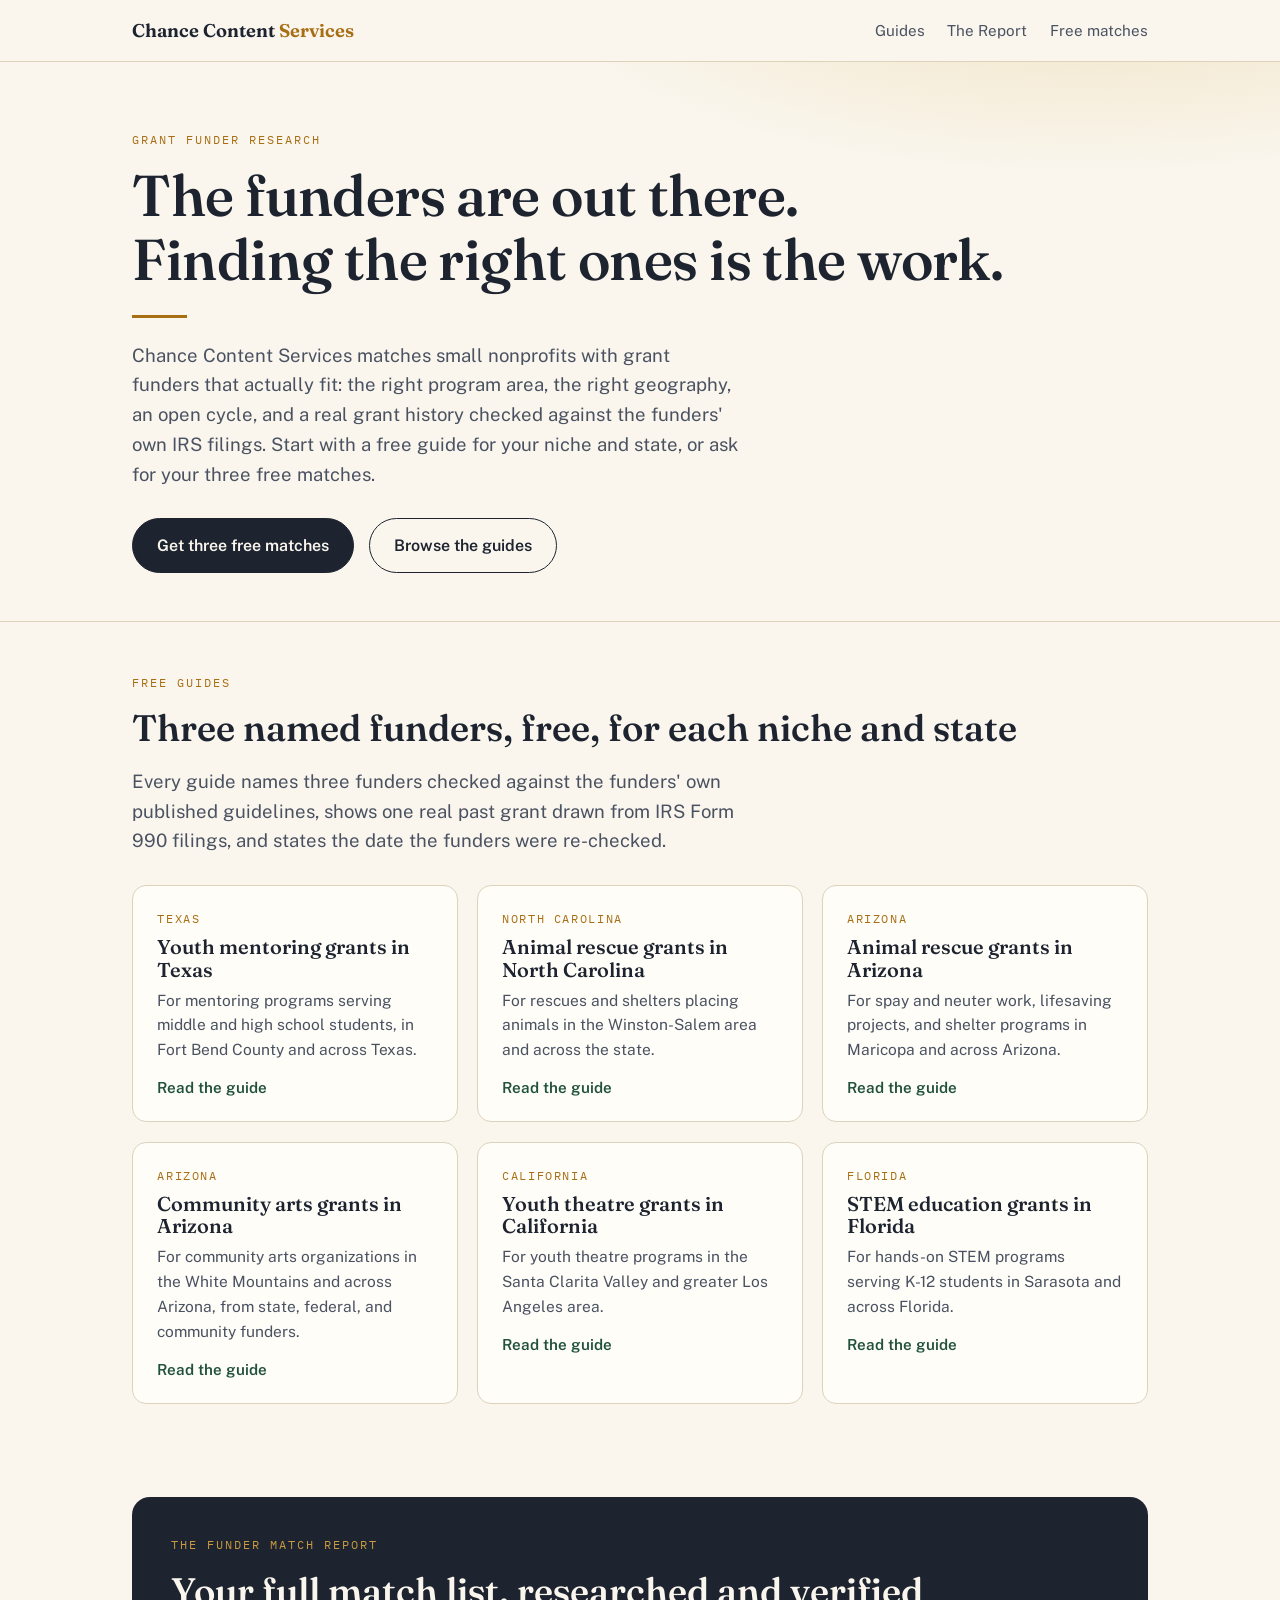
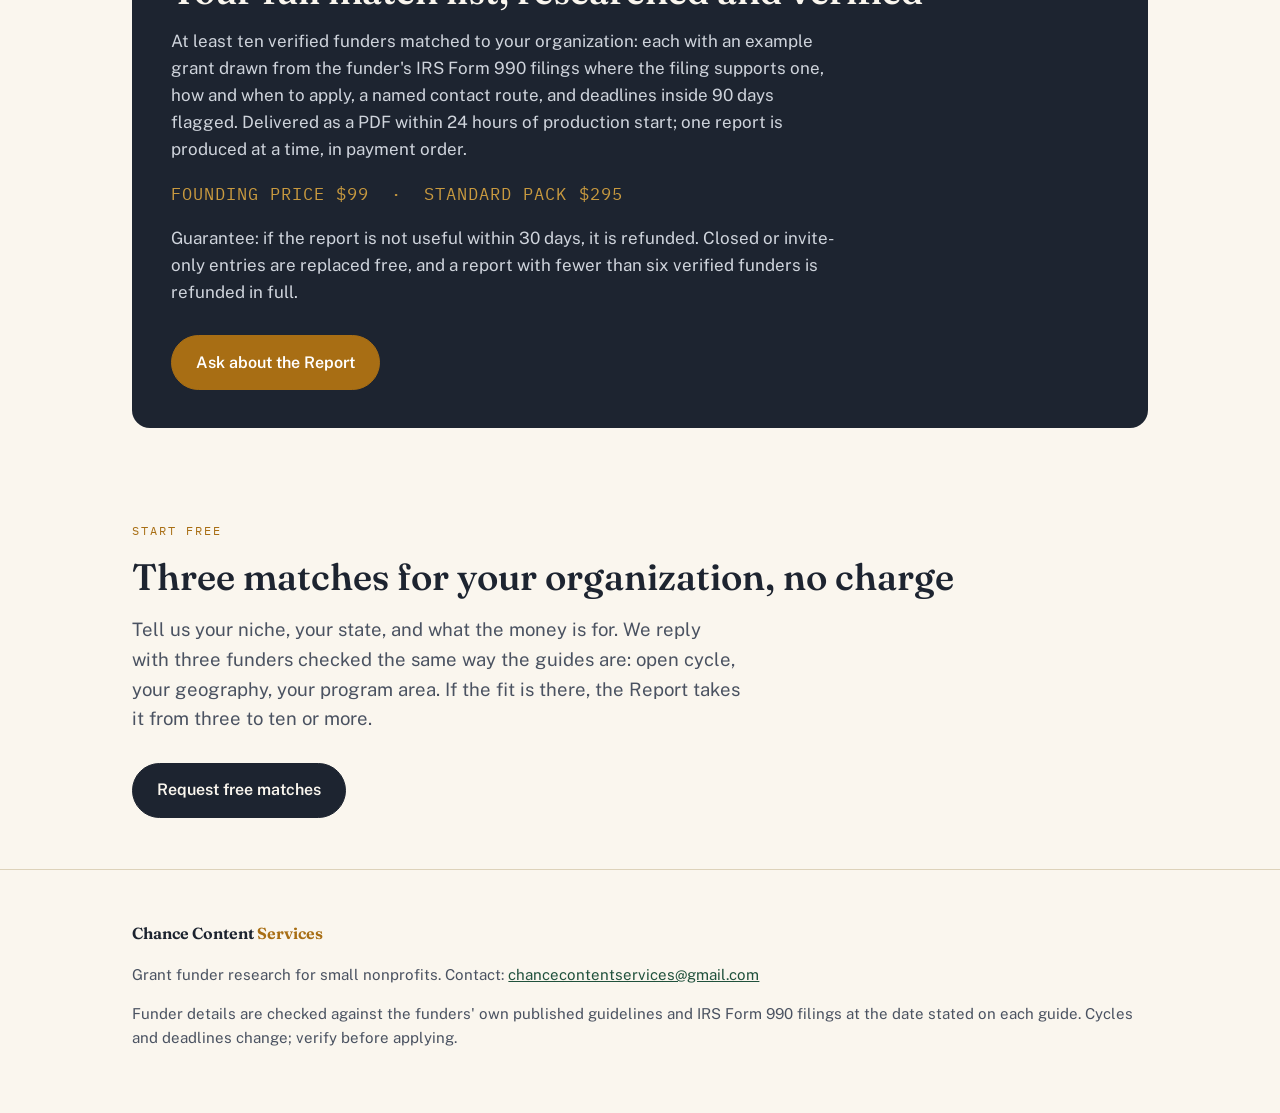
<file: index.html>
<!DOCTYPE html>
<html lang="en">
<head>
<meta charset="utf-8">
<meta name="viewport" content="width=device-width, initial-scale=1">
<title>Grant Funder Research for Small Nonprofits | Chance Content Services</title>
<meta name="description" content="Chance Content Services researches grant funders for small nonprofits: free funder matches by niche and state, and the Funder Match Report with verified funders and real grant examples from IRS filings.">
<link rel="preconnect" href="https://fonts.googleapis.com">
<link href="https://fonts.googleapis.com/css2?family=Fraunces:opsz,wght@9..144,560;9..144,640&family=Public+Sans:wght@400;600&family=IBM+Plex+Mono:wght@400;600&display=swap" rel="stylesheet">
<link rel="stylesheet" href="assets/style.css">
</head>
<body>
<header class="site">
  <div class="wrap">
    <a class="brand" href="./">Chance Content <span>Services</span></a>
    <nav><a href="#guides">Guides</a><a href="#report">The Report</a><a href="#free">Free matches</a></nav>
  </div>
</header>

<div class="hero">
  <div class="wrap">
    <p class="kicker">Grant funder research</p>
    <h1>The funders are out there.<br>Finding the right ones is the work.</h1>
    <div class="rule"></div>
    <p class="lede">Chance Content Services matches small nonprofits with grant funders that actually fit: the right program area, the right geography, an open cycle, and a real grant history checked against the funders' own IRS filings. Start with a free guide for your niche and state, or ask for your three free matches.</p>
    <div class="cta-row">
      <a class="btn primary" href="mailto:chancecontentservices@gmail.com?subject=Grant%20matches%20request">Get three free matches</a>
      <a class="btn ghost" href="#guides">Browse the guides</a>
    </div>
  </div>
</div>

<section id="guides">
  <div class="wrap">
    <p class="kicker">Free guides</p>
    <h2>Three named funders, free, for each niche and state</h2>
    <p class="lede">Every guide names three funders checked against the funders' own published guidelines, shows one real past grant drawn from IRS Form 990 filings, and states the date the funders were re-checked.</p>
    <div class="guides">
      <a class="guide reveal" href="youth-mentoring-grants-texas.html"><p class="g-k">Texas</p><h3>Youth mentoring grants in Texas</h3><p>For mentoring programs serving middle and high school students, in Fort Bend County and across Texas.</p><p class="g-go">Read the guide</p></a>
      <a class="guide reveal" href="animal-rescue-grants-north-carolina.html"><p class="g-k">North Carolina</p><h3>Animal rescue grants in North Carolina</h3><p>For rescues and shelters placing animals in the Winston-Salem area and across the state.</p><p class="g-go">Read the guide</p></a>
      <a class="guide reveal" href="animal-rescue-grants-arizona.html"><p class="g-k">Arizona</p><h3>Animal rescue grants in Arizona</h3><p>For spay and neuter work, lifesaving projects, and shelter programs in Maricopa and across Arizona.</p><p class="g-go">Read the guide</p></a>
      <a class="guide reveal" href="community-arts-grants-arizona.html"><p class="g-k">Arizona</p><h3>Community arts grants in Arizona</h3><p>For community arts organizations in the White Mountains and across Arizona, from state, federal, and community funders.</p><p class="g-go">Read the guide</p></a>
      <a class="guide reveal" href="youth-theatre-grants-california.html"><p class="g-k">California</p><h3>Youth theatre grants in California</h3><p>For youth theatre programs in the Santa Clarita Valley and greater Los Angeles area.</p><p class="g-go">Read the guide</p></a>
      <a class="guide reveal" href="stem-education-grants-florida.html"><p class="g-k">Florida</p><h3>STEM education grants in Florida</h3><p>For hands-on STEM programs serving K-12 students in Sarasota and across Florida.</p><p class="g-go">Read the guide</p></a>
    </div>
  </div>
</section>

<section id="report" style="padding-top:0">
  <div class="wrap">
    <div class="offer reveal">
      <p class="kicker" style="color:var(--brass-soft)">The Funder Match Report</p>
      <h2>Your full match list, researched and verified</h2>
      <p>At least ten verified funders matched to your organization: each with an example grant drawn from the funder's IRS Form 990 filings where the filing supports one, how and when to apply, a named contact route, and deadlines inside 90 days flagged. Delivered as a PDF within 24 hours of production start; one report is produced at a time, in payment order.</p>
      <p class="o-price">FOUNDING PRICE $99 &nbsp;·&nbsp; STANDARD PACK $295</p>
      <p>Guarantee: if the report is not useful within 30 days, it is refunded. Closed or invite-only entries are replaced free, and a report with fewer than six verified funders is refunded in full.</p>
      <div class="cta-row"><a class="btn primary" href="mailto:chancecontentservices@gmail.com?subject=Funder%20Match%20Report">Ask about the Report</a></div>
    </div>
  </div>
</section>

<section id="free" style="padding-top:0">
  <div class="wrap">
    <p class="kicker">Start free</p>
    <h2>Three matches for your organization, no charge</h2>
    <p class="lede">Tell us your niche, your state, and what the money is for. We reply with three funders checked the same way the guides are: open cycle, your geography, your program area. If the fit is there, the Report takes it from three to ten or more.</p>
    <div class="cta-row"><a class="btn primary" href="mailto:chancecontentservices@gmail.com?subject=Grant%20matches%20request">Request free matches</a></div>
  </div>
</section>

<footer class="site">
  <div class="wrap">
    <p class="brand">Chance Content <span>Services</span></p>
    <p>Grant funder research for small nonprofits. Contact: <a href="mailto:chancecontentservices@gmail.com">chancecontentservices@gmail.com</a></p>
    <p>Funder details are checked against the funders' own published guidelines and IRS Form 990 filings at the date stated on each guide. Cycles and deadlines change; verify before applying.</p>
  </div>
</footer>
<script>
  var io = new IntersectionObserver(function(es){es.forEach(function(e){if(e.isIntersecting){e.target.classList.add('shown');io.unobserve(e.target);}})},{threshold:.12});
  document.querySelectorAll('.reveal').forEach(function(el){io.observe(el)});
</script>
</body>
</html>
</file>
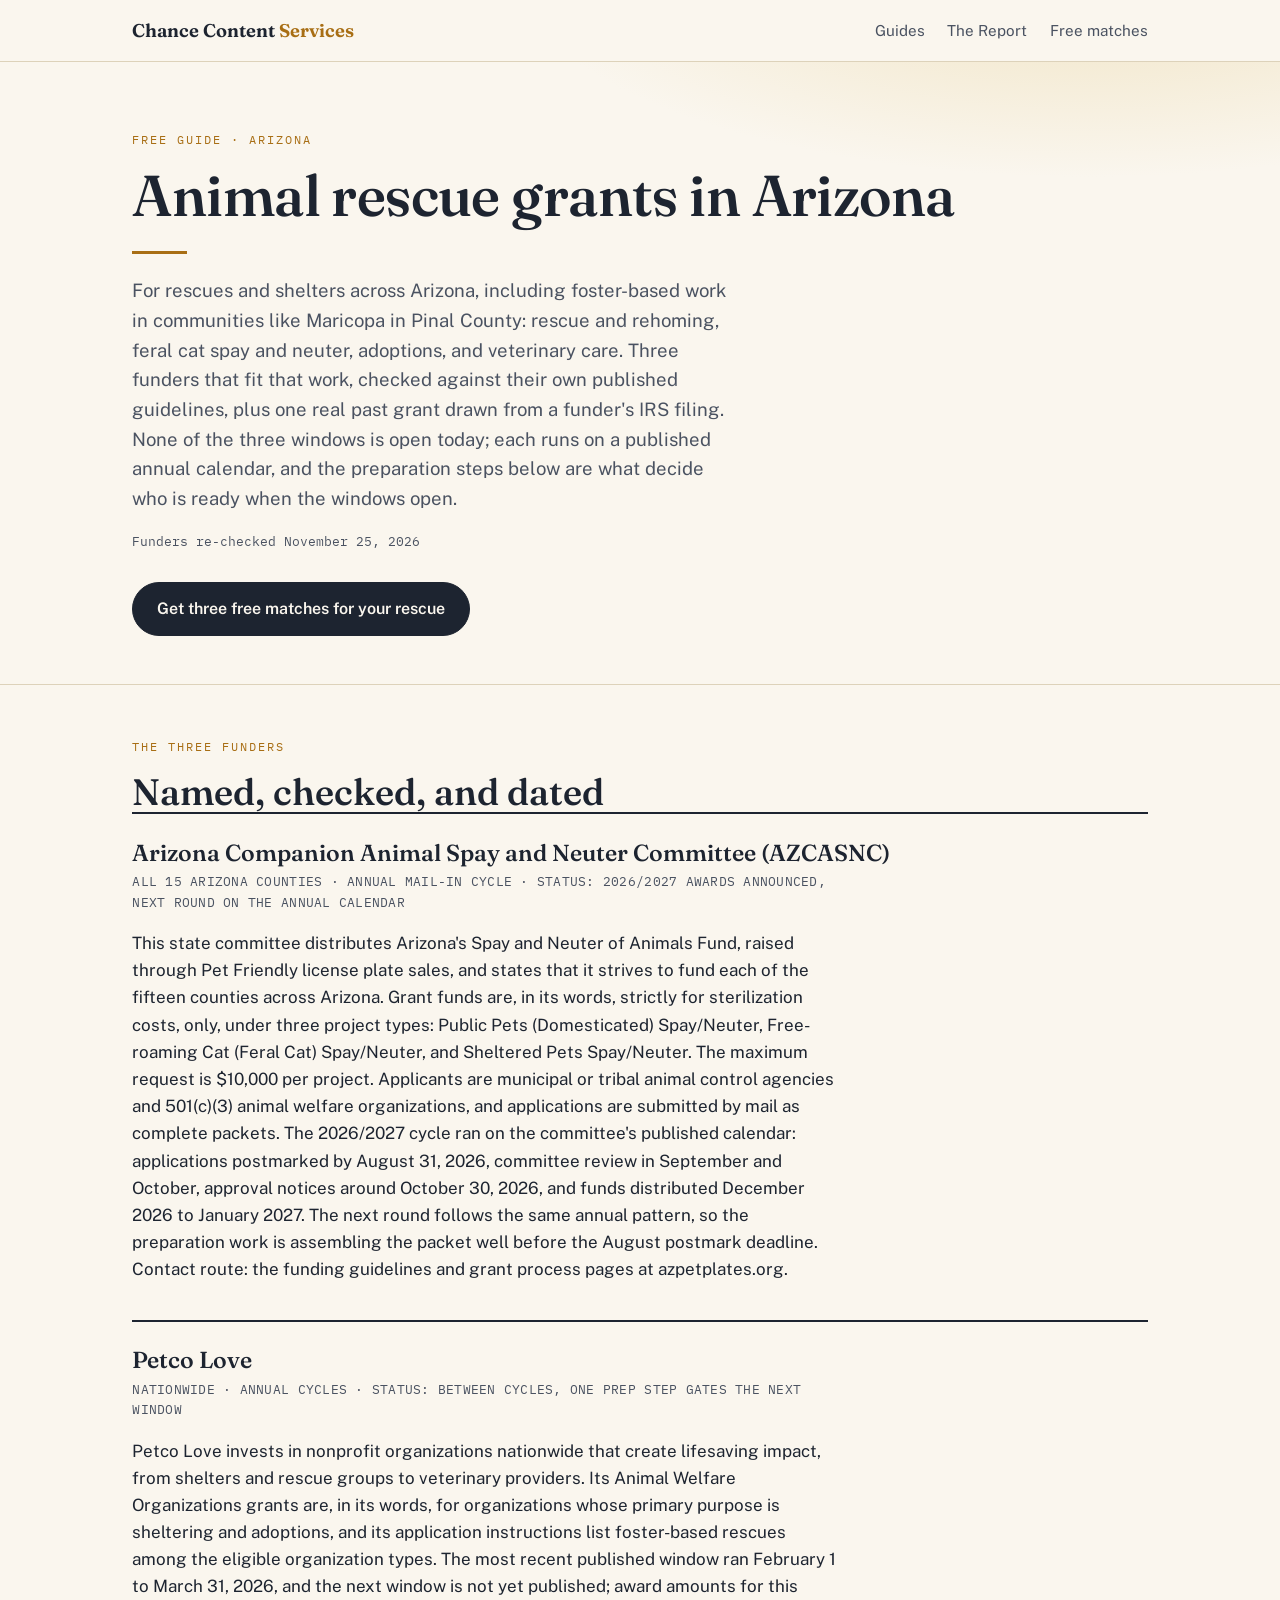
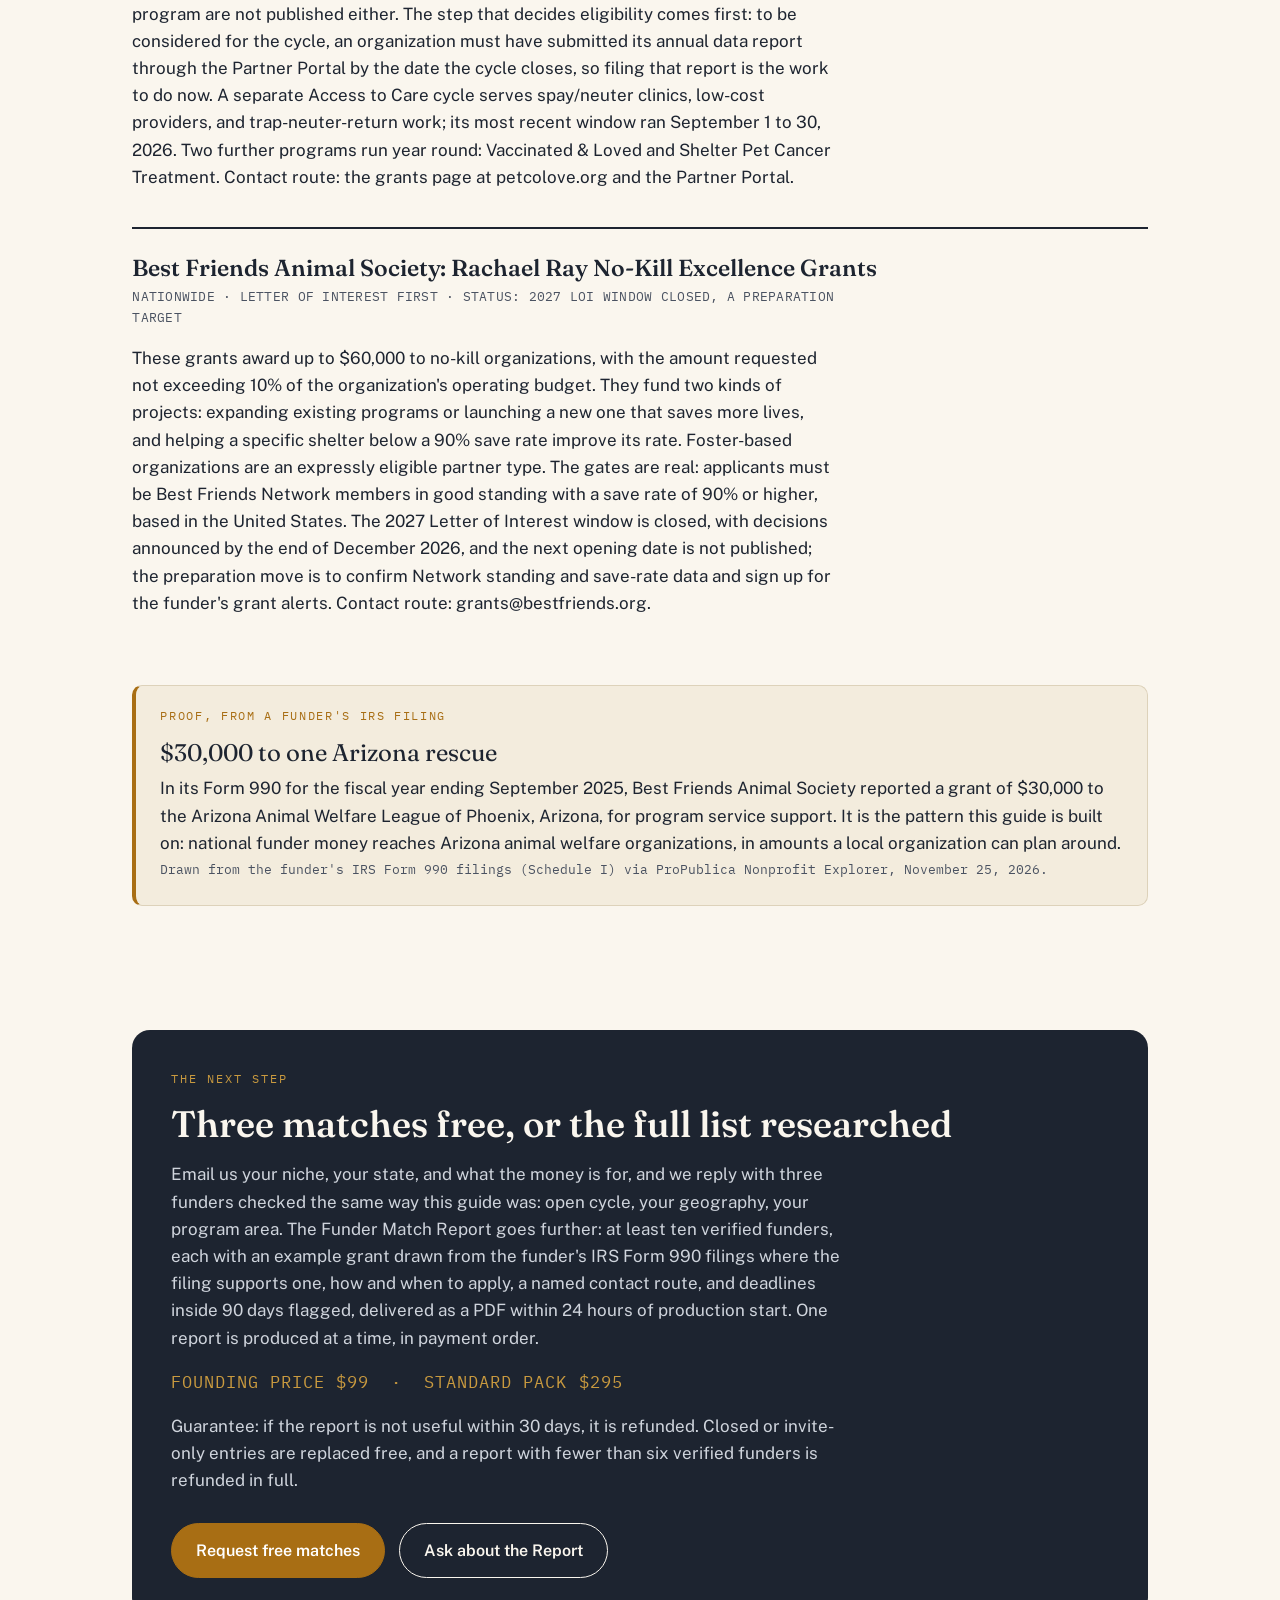
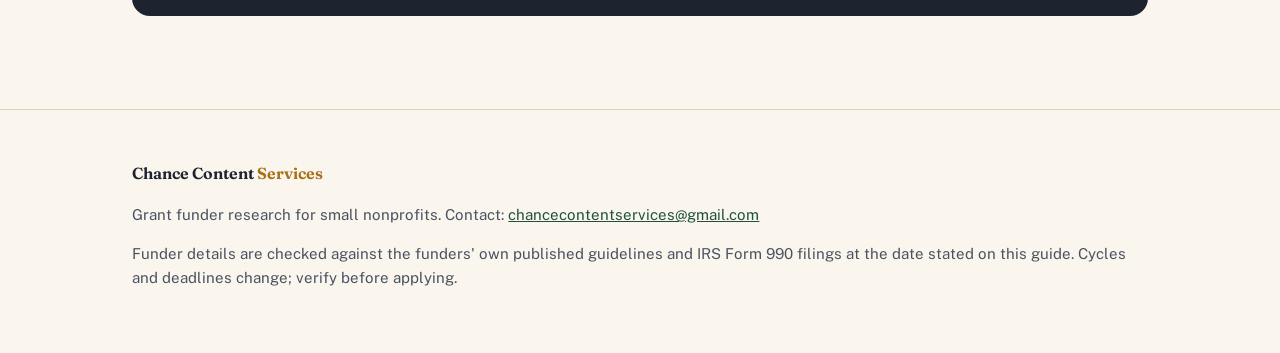
<file: animal-rescue-grants-arizona.html>
<!DOCTYPE html>
<html lang="en">
<head>
<meta charset="utf-8">
<meta name="viewport" content="width=device-width, initial-scale=1">
<title>Animal Rescue Grants in Arizona | Chance Content Services</title>
<meta name="description" content="Three funders checked for animal rescues and shelters in Arizona: the Arizona Companion Animal Spay and Neuter Committee, Petco Love, and Best Friends Animal Society, with a real past grant from IRS Form 990 filings. Free guide from Chance Content Services.">
<link rel="preconnect" href="https://fonts.googleapis.com">
<link href="https://fonts.googleapis.com/css2?family=Fraunces:opsz,wght@9..144,560;9..144,640&family=Public+Sans:wght@400;600&family=IBM+Plex+Mono:wght@400;600&display=swap" rel="stylesheet">
<link rel="stylesheet" href="assets/style.css">
</head>
<body>
<header class="site">
  <div class="wrap">
    <a class="brand" href="./">Chance Content <span>Services</span></a>
    <nav><a href="./#guides">Guides</a><a href="./#report">The Report</a><a href="./#free">Free matches</a></nav>
  </div>
</header>

<div class="hero">
  <div class="wrap">
    <p class="kicker">Free guide · Arizona</p>
    <h1>Animal rescue grants in Arizona</h1>
    <div class="rule"></div>
    <p class="lede">For rescues and shelters across Arizona, including foster-based work in communities like Maricopa in Pinal County: rescue and rehoming, feral cat spay and neuter, adoptions, and veterinary care. Three funders that fit that work, checked against their own published guidelines, plus one real past grant drawn from a funder's IRS filing. None of the three windows is open today; each runs on a published annual calendar, and the preparation steps below are what decide who is ready when the windows open.</p>
    <p class="checked">Funders re-checked November 25, 2026</p>
    <div class="cta-row">
      <a class="btn primary" href="mailto:chancecontentservices@gmail.com?subject=Grant%20matches%3A%20Animal%20rescue%2C%20Arizona">Get three free matches for your rescue</a>
    </div>
  </div>
</div>

<section>
  <div class="wrap">
    <p class="kicker">The three funders</p>
    <h2>Named, checked, and dated</h2>

    <div class="funder reveal">
      <h3>Arizona Companion Animal Spay and Neuter Committee (AZCASNC)</h3>
      <p class="f-meta">ALL 15 ARIZONA COUNTIES · ANNUAL MAIL-IN CYCLE · STATUS: 2026/2027 AWARDS ANNOUNCED, NEXT ROUND ON THE ANNUAL CALENDAR</p>
      <p>This state committee distributes Arizona's Spay and Neuter of Animals Fund, raised through Pet Friendly license plate sales, and states that it strives to fund each of the fifteen counties across Arizona. Grant funds are, in its words, strictly for sterilization costs, only, under three project types: Public Pets (Domesticated) Spay/Neuter, Free-roaming Cat (Feral Cat) Spay/Neuter, and Sheltered Pets Spay/Neuter. The maximum request is $10,000 per project. Applicants are municipal or tribal animal control agencies and 501(c)(3) animal welfare organizations, and applications are submitted by mail as complete packets. The 2026/2027 cycle ran on the committee's published calendar: applications postmarked by August 31, 2026, committee review in September and October, approval notices around October 30, 2026, and funds distributed December 2026 to January 2027. The next round follows the same annual pattern, so the preparation work is assembling the packet well before the August postmark deadline. Contact route: the funding guidelines and grant process pages at azpetplates.org.</p>
    </div>

    <div class="funder reveal">
      <h3>Petco Love</h3>
      <p class="f-meta">NATIONWIDE · ANNUAL CYCLES · STATUS: BETWEEN CYCLES, ONE PREP STEP GATES THE NEXT WINDOW</p>
      <p>Petco Love invests in nonprofit organizations nationwide that create lifesaving impact, from shelters and rescue groups to veterinary providers. Its Animal Welfare Organizations grants are, in its words, for organizations whose primary purpose is sheltering and adoptions, and its application instructions list foster-based rescues among the eligible organization types. The most recent published window ran February 1 to March 31, 2026, and the next window is not yet published; award amounts for this program are not published either. The step that decides eligibility comes first: to be considered for the cycle, an organization must have submitted its annual data report through the Partner Portal by the date the cycle closes, so filing that report is the work to do now. A separate Access to Care cycle serves spay/neuter clinics, low-cost providers, and trap-neuter-return work; its most recent window ran September 1 to 30, 2026. Two further programs run year round: Vaccinated &amp; Loved and Shelter Pet Cancer Treatment. Contact route: the grants page at petcolove.org and the Partner Portal.</p>
    </div>

    <div class="funder reveal">
      <h3>Best Friends Animal Society: Rachael Ray No-Kill Excellence Grants</h3>
      <p class="f-meta">NATIONWIDE · LETTER OF INTEREST FIRST · STATUS: 2027 LOI WINDOW CLOSED, A PREPARATION TARGET</p>
      <p>These grants award up to $60,000 to no-kill organizations, with the amount requested not exceeding 10% of the organization's operating budget. They fund two kinds of projects: expanding existing programs or launching a new one that saves more lives, and helping a specific shelter below a 90% save rate improve its rate. Foster-based organizations are an expressly eligible partner type. The gates are real: applicants must be Best Friends Network members in good standing with a save rate of 90% or higher, based in the United States. The 2027 Letter of Interest window is closed, with decisions announced by the end of December 2026, and the next opening date is not published; the preparation move is to confirm Network standing and save-rate data and sign up for the funder's grant alerts. Contact route: grants@bestfriends.org.</p>
    </div>

    <div class="proof reveal">
      <p class="p-k">Proof, from a funder's IRS filing</p>
      <p class="p-amt">$30,000 to one Arizona rescue</p>
      <p>In its Form 990 for the fiscal year ending September 2025, Best Friends Animal Society reported a grant of $30,000 to the Arizona Animal Welfare League of Phoenix, Arizona, for program service support. It is the pattern this guide is built on: national funder money reaches Arizona animal welfare organizations, in amounts a local organization can plan around.</p>
      <p class="checked">Drawn from the funder's IRS Form 990 filings (Schedule I) via ProPublica Nonprofit Explorer, November 25, 2026.</p>
    </div>
  </div>
</section>

<section style="padding-top:0">
  <div class="wrap">
    <div class="offer reveal">
      <p class="kicker" style="color:var(--brass-soft)">The next step</p>
      <h2>Three matches free, or the full list researched</h2>
      <p>Email us your niche, your state, and what the money is for, and we reply with three funders checked the same way this guide was: open cycle, your geography, your program area. The Funder Match Report goes further: at least ten verified funders, each with an example grant drawn from the funder's IRS Form 990 filings where the filing supports one, how and when to apply, a named contact route, and deadlines inside 90 days flagged, delivered as a PDF within 24 hours of production start. One report is produced at a time, in payment order.</p>
      <p class="o-price">FOUNDING PRICE $99 &nbsp;·&nbsp; STANDARD PACK $295</p>
      <p>Guarantee: if the report is not useful within 30 days, it is refunded. Closed or invite-only entries are replaced free, and a report with fewer than six verified funders is refunded in full.</p>
      <div class="cta-row">
        <a class="btn primary" href="mailto:chancecontentservices@gmail.com?subject=Grant%20matches%3A%20Animal%20rescue%2C%20Arizona">Request free matches</a>
        <a class="btn ghost" style="color:var(--paper);border-color:var(--paper)" href="mailto:chancecontentservices@gmail.com?subject=Funder%20Match%20Report%3A%20Animal%20rescue%2C%20Arizona">Ask about the Report</a>
      </div>
    </div>
  </div>
</section>

<footer class="site">
  <div class="wrap">
    <p class="brand">Chance Content <span>Services</span></p>
    <p>Grant funder research for small nonprofits. Contact: <a href="mailto:chancecontentservices@gmail.com">chancecontentservices@gmail.com</a></p>
    <p>Funder details are checked against the funders' own published guidelines and IRS Form 990 filings at the date stated on this guide. Cycles and deadlines change; verify before applying.</p>
  </div>
</footer>
<script>
  var io = new IntersectionObserver(function(es){es.forEach(function(e){if(e.isIntersecting){e.target.classList.add('shown');io.unobserve(e.target);}})},{threshold:.12});
  document.querySelectorAll('.reveal').forEach(function(el){io.observe(el)});
</script>
</body>
</html>
</file>
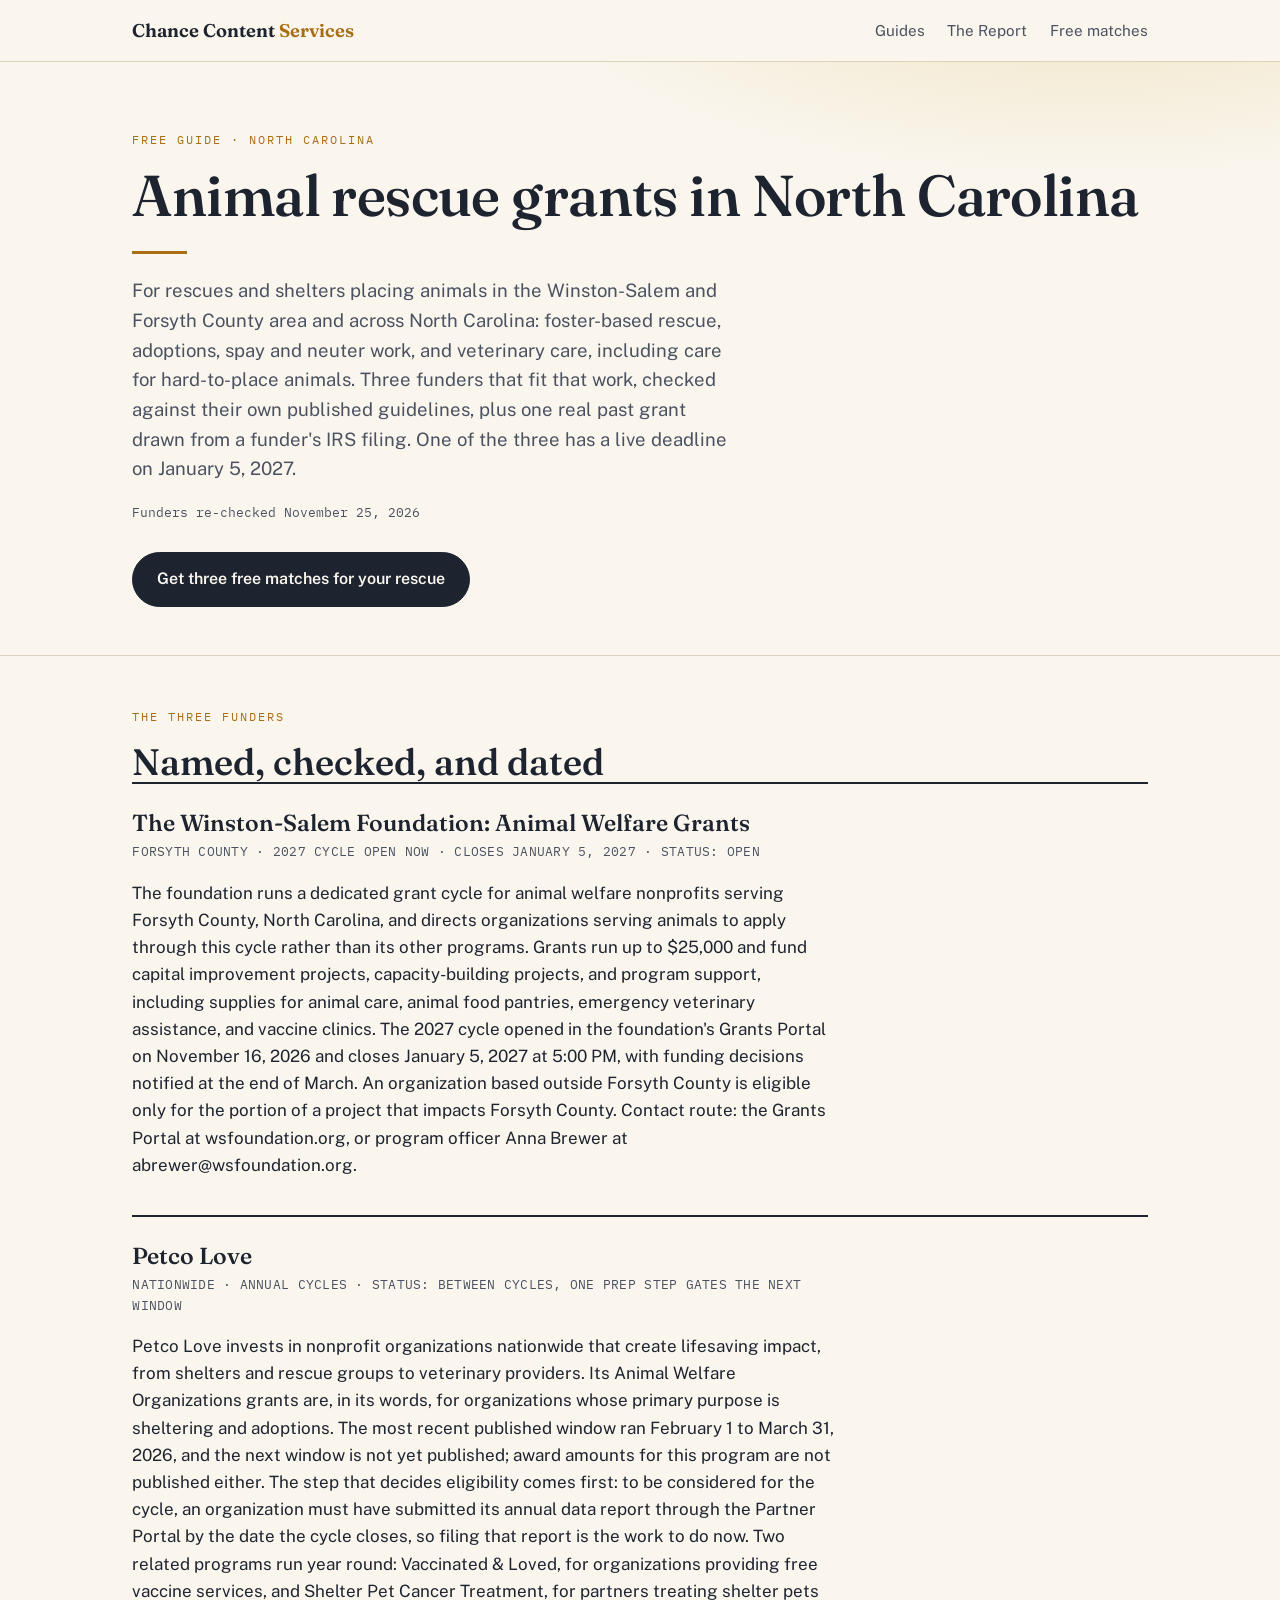
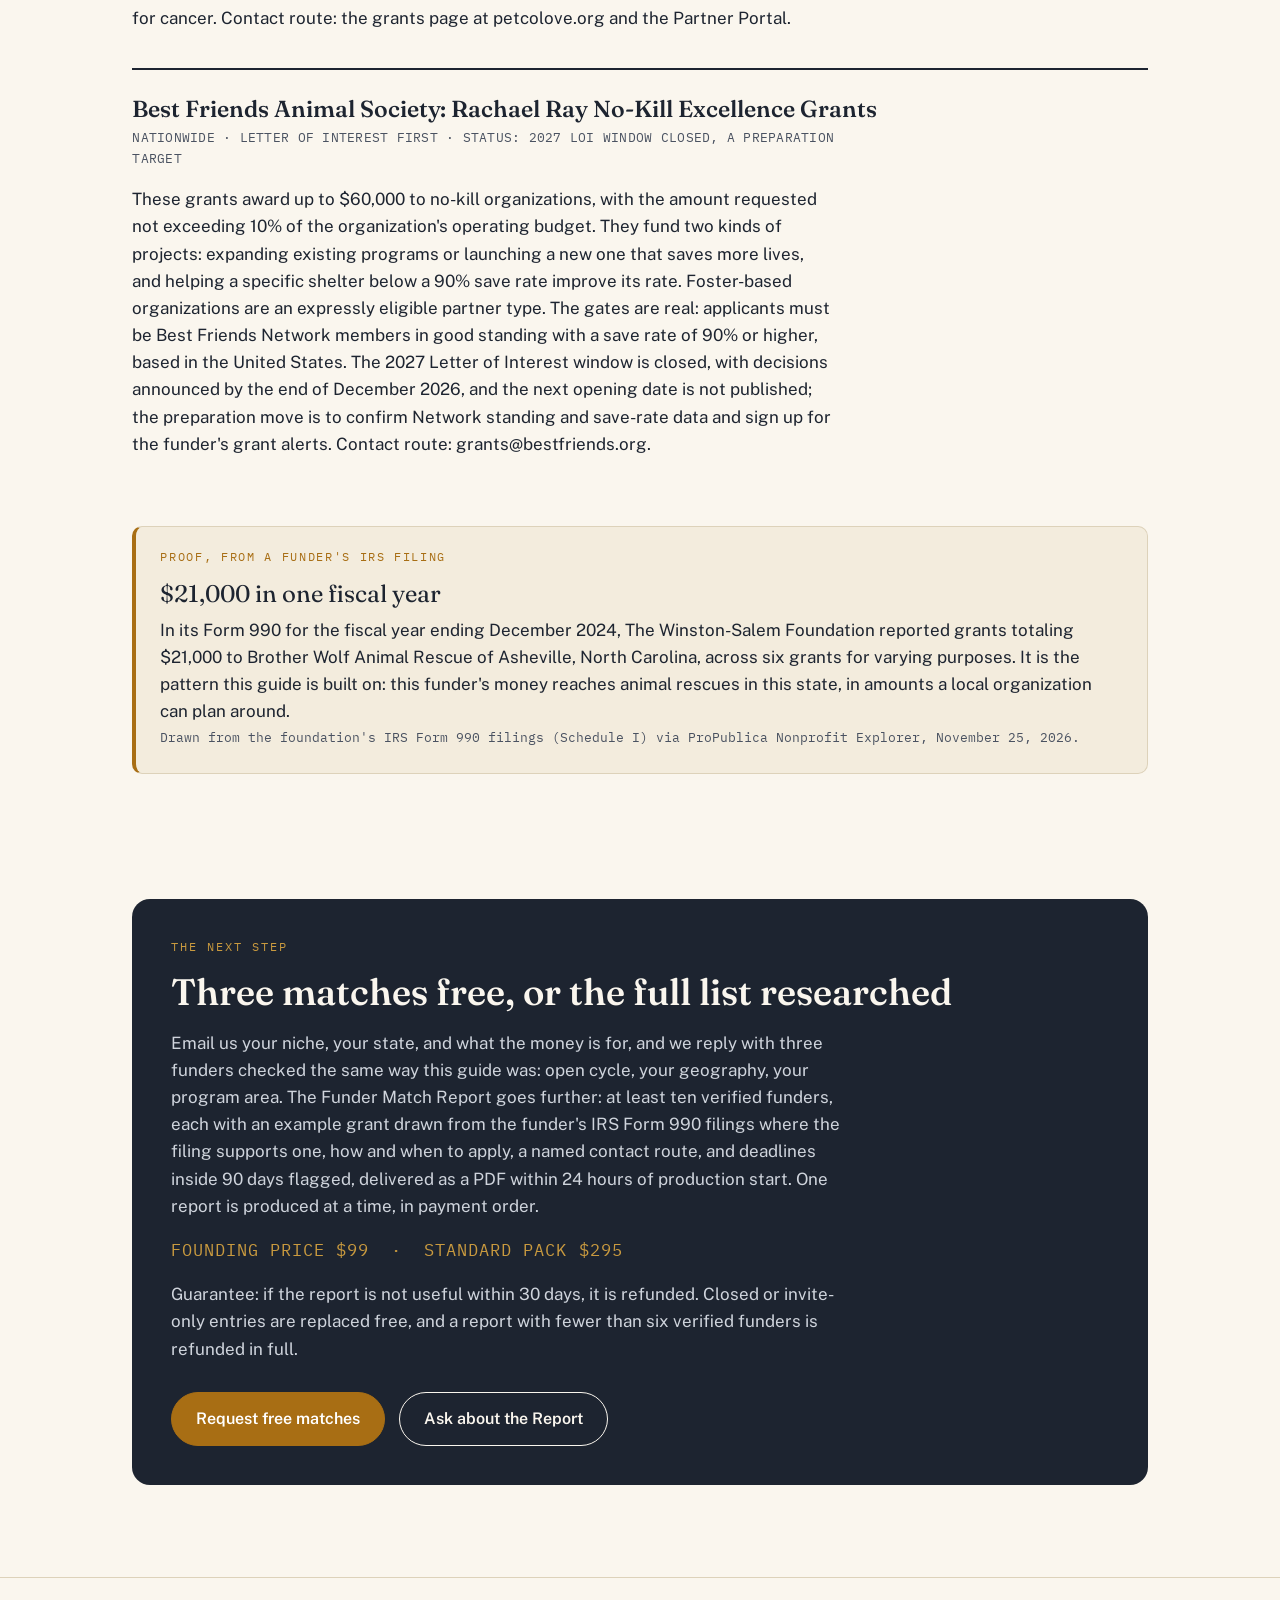
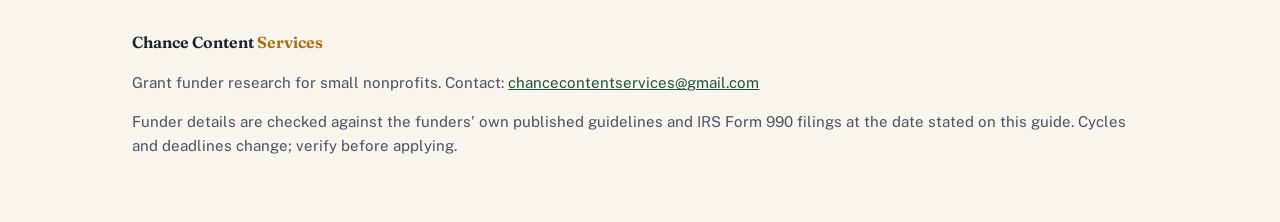
<file: animal-rescue-grants-north-carolina.html>
<!DOCTYPE html>
<html lang="en">
<head>
<meta charset="utf-8">
<meta name="viewport" content="width=device-width, initial-scale=1">
<title>Animal Rescue Grants in North Carolina | Chance Content Services</title>
<meta name="description" content="Three funders checked for animal rescues and shelters in North Carolina: The Winston-Salem Foundation, Petco Love, and Best Friends Animal Society, with a real past grant from IRS Form 990 filings. Free guide from Chance Content Services.">
<link rel="preconnect" href="https://fonts.googleapis.com">
<link href="https://fonts.googleapis.com/css2?family=Fraunces:opsz,wght@9..144,560;9..144,640&family=Public+Sans:wght@400;600&family=IBM+Plex+Mono:wght@400;600&display=swap" rel="stylesheet">
<link rel="stylesheet" href="assets/style.css">
</head>
<body>
<header class="site">
  <div class="wrap">
    <a class="brand" href="./">Chance Content <span>Services</span></a>
    <nav><a href="./#guides">Guides</a><a href="./#report">The Report</a><a href="./#free">Free matches</a></nav>
  </div>
</header>

<div class="hero">
  <div class="wrap">
    <p class="kicker">Free guide · North Carolina</p>
    <h1>Animal rescue grants in North Carolina</h1>
    <div class="rule"></div>
    <p class="lede">For rescues and shelters placing animals in the Winston-Salem and Forsyth County area and across North Carolina: foster-based rescue, adoptions, spay and neuter work, and veterinary care, including care for hard-to-place animals. Three funders that fit that work, checked against their own published guidelines, plus one real past grant drawn from a funder's IRS filing. One of the three has a live deadline on January 5, 2027.</p>
    <p class="checked">Funders re-checked November 25, 2026</p>
    <div class="cta-row">
      <a class="btn primary" href="mailto:chancecontentservices@gmail.com?subject=Grant%20matches%3A%20Animal%20rescue%2C%20North%20Carolina">Get three free matches for your rescue</a>
    </div>
  </div>
</div>

<section>
  <div class="wrap">
    <p class="kicker">The three funders</p>
    <h2>Named, checked, and dated</h2>

    <div class="funder reveal">
      <h3>The Winston-Salem Foundation: Animal Welfare Grants</h3>
      <p class="f-meta">FORSYTH COUNTY · 2027 CYCLE OPEN NOW · CLOSES JANUARY 5, 2027 · STATUS: OPEN</p>
      <p>The foundation runs a dedicated grant cycle for animal welfare nonprofits serving Forsyth County, North Carolina, and directs organizations serving animals to apply through this cycle rather than its other programs. Grants run up to $25,000 and fund capital improvement projects, capacity-building projects, and program support, including supplies for animal care, animal food pantries, emergency veterinary assistance, and vaccine clinics. The 2027 cycle opened in the foundation's Grants Portal on November 16, 2026 and closes January 5, 2027 at 5:00 PM, with funding decisions notified at the end of March. An organization based outside Forsyth County is eligible only for the portion of a project that impacts Forsyth County. Contact route: the Grants Portal at wsfoundation.org, or program officer Anna Brewer at abrewer@wsfoundation.org.</p>
    </div>

    <div class="funder reveal">
      <h3>Petco Love</h3>
      <p class="f-meta">NATIONWIDE · ANNUAL CYCLES · STATUS: BETWEEN CYCLES, ONE PREP STEP GATES THE NEXT WINDOW</p>
      <p>Petco Love invests in nonprofit organizations nationwide that create lifesaving impact, from shelters and rescue groups to veterinary providers. Its Animal Welfare Organizations grants are, in its words, for organizations whose primary purpose is sheltering and adoptions. The most recent published window ran February 1 to March 31, 2026, and the next window is not yet published; award amounts for this program are not published either. The step that decides eligibility comes first: to be considered for the cycle, an organization must have submitted its annual data report through the Partner Portal by the date the cycle closes, so filing that report is the work to do now. Two related programs run year round: Vaccinated &amp; Loved, for organizations providing free vaccine services, and Shelter Pet Cancer Treatment, for partners treating shelter pets for cancer. Contact route: the grants page at petcolove.org and the Partner Portal.</p>
    </div>

    <div class="funder reveal">
      <h3>Best Friends Animal Society: Rachael Ray No-Kill Excellence Grants</h3>
      <p class="f-meta">NATIONWIDE · LETTER OF INTEREST FIRST · STATUS: 2027 LOI WINDOW CLOSED, A PREPARATION TARGET</p>
      <p>These grants award up to $60,000 to no-kill organizations, with the amount requested not exceeding 10% of the organization's operating budget. They fund two kinds of projects: expanding existing programs or launching a new one that saves more lives, and helping a specific shelter below a 90% save rate improve its rate. Foster-based organizations are an expressly eligible partner type. The gates are real: applicants must be Best Friends Network members in good standing with a save rate of 90% or higher, based in the United States. The 2027 Letter of Interest window is closed, with decisions announced by the end of December 2026, and the next opening date is not published; the preparation move is to confirm Network standing and save-rate data and sign up for the funder's grant alerts. Contact route: grants@bestfriends.org.</p>
    </div>

    <div class="proof reveal">
      <p class="p-k">Proof, from a funder's IRS filing</p>
      <p class="p-amt">$21,000 in one fiscal year</p>
      <p>In its Form 990 for the fiscal year ending December 2024, The Winston-Salem Foundation reported grants totaling $21,000 to Brother Wolf Animal Rescue of Asheville, North Carolina, across six grants for varying purposes. It is the pattern this guide is built on: this funder's money reaches animal rescues in this state, in amounts a local organization can plan around.</p>
      <p class="checked">Drawn from the foundation's IRS Form 990 filings (Schedule I) via ProPublica Nonprofit Explorer, November 25, 2026.</p>
    </div>
  </div>
</section>

<section style="padding-top:0">
  <div class="wrap">
    <div class="offer reveal">
      <p class="kicker" style="color:var(--brass-soft)">The next step</p>
      <h2>Three matches free, or the full list researched</h2>
      <p>Email us your niche, your state, and what the money is for, and we reply with three funders checked the same way this guide was: open cycle, your geography, your program area. The Funder Match Report goes further: at least ten verified funders, each with an example grant drawn from the funder's IRS Form 990 filings where the filing supports one, how and when to apply, a named contact route, and deadlines inside 90 days flagged, delivered as a PDF within 24 hours of production start. One report is produced at a time, in payment order.</p>
      <p class="o-price">FOUNDING PRICE $99 &nbsp;·&nbsp; STANDARD PACK $295</p>
      <p>Guarantee: if the report is not useful within 30 days, it is refunded. Closed or invite-only entries are replaced free, and a report with fewer than six verified funders is refunded in full.</p>
      <div class="cta-row">
        <a class="btn primary" href="mailto:chancecontentservices@gmail.com?subject=Grant%20matches%3A%20Animal%20rescue%2C%20North%20Carolina">Request free matches</a>
        <a class="btn ghost" style="color:var(--paper);border-color:var(--paper)" href="mailto:chancecontentservices@gmail.com?subject=Funder%20Match%20Report%3A%20Animal%20rescue%2C%20North%20Carolina">Ask about the Report</a>
      </div>
    </div>
  </div>
</section>

<footer class="site">
  <div class="wrap">
    <p class="brand">Chance Content <span>Services</span></p>
    <p>Grant funder research for small nonprofits. Contact: <a href="mailto:chancecontentservices@gmail.com">chancecontentservices@gmail.com</a></p>
    <p>Funder details are checked against the funders' own published guidelines and IRS Form 990 filings at the date stated on this guide. Cycles and deadlines change; verify before applying.</p>
  </div>
</footer>
<script>
  var io = new IntersectionObserver(function(es){es.forEach(function(e){if(e.isIntersecting){e.target.classList.add('shown');io.unobserve(e.target);}})},{threshold:.12});
  document.querySelectorAll('.reveal').forEach(function(el){io.observe(el)});
</script>
</body>
</html>
</file>
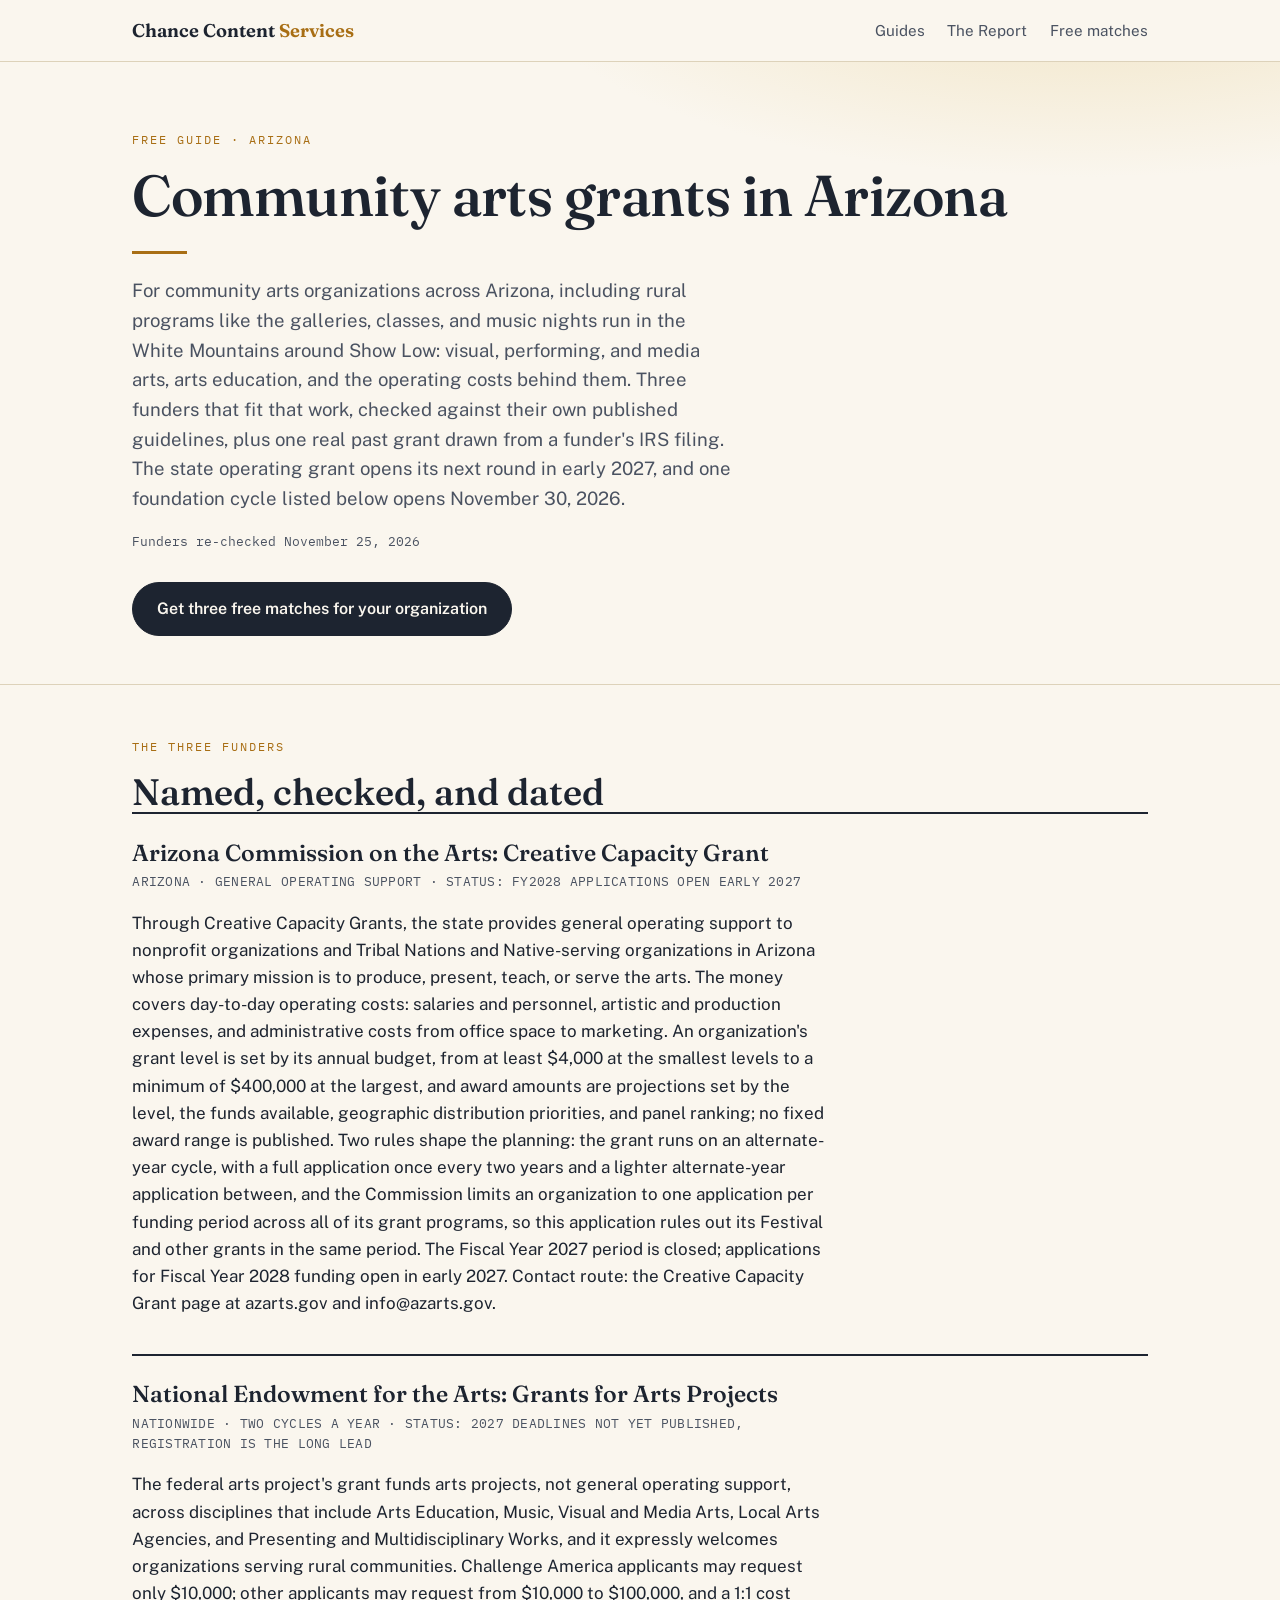
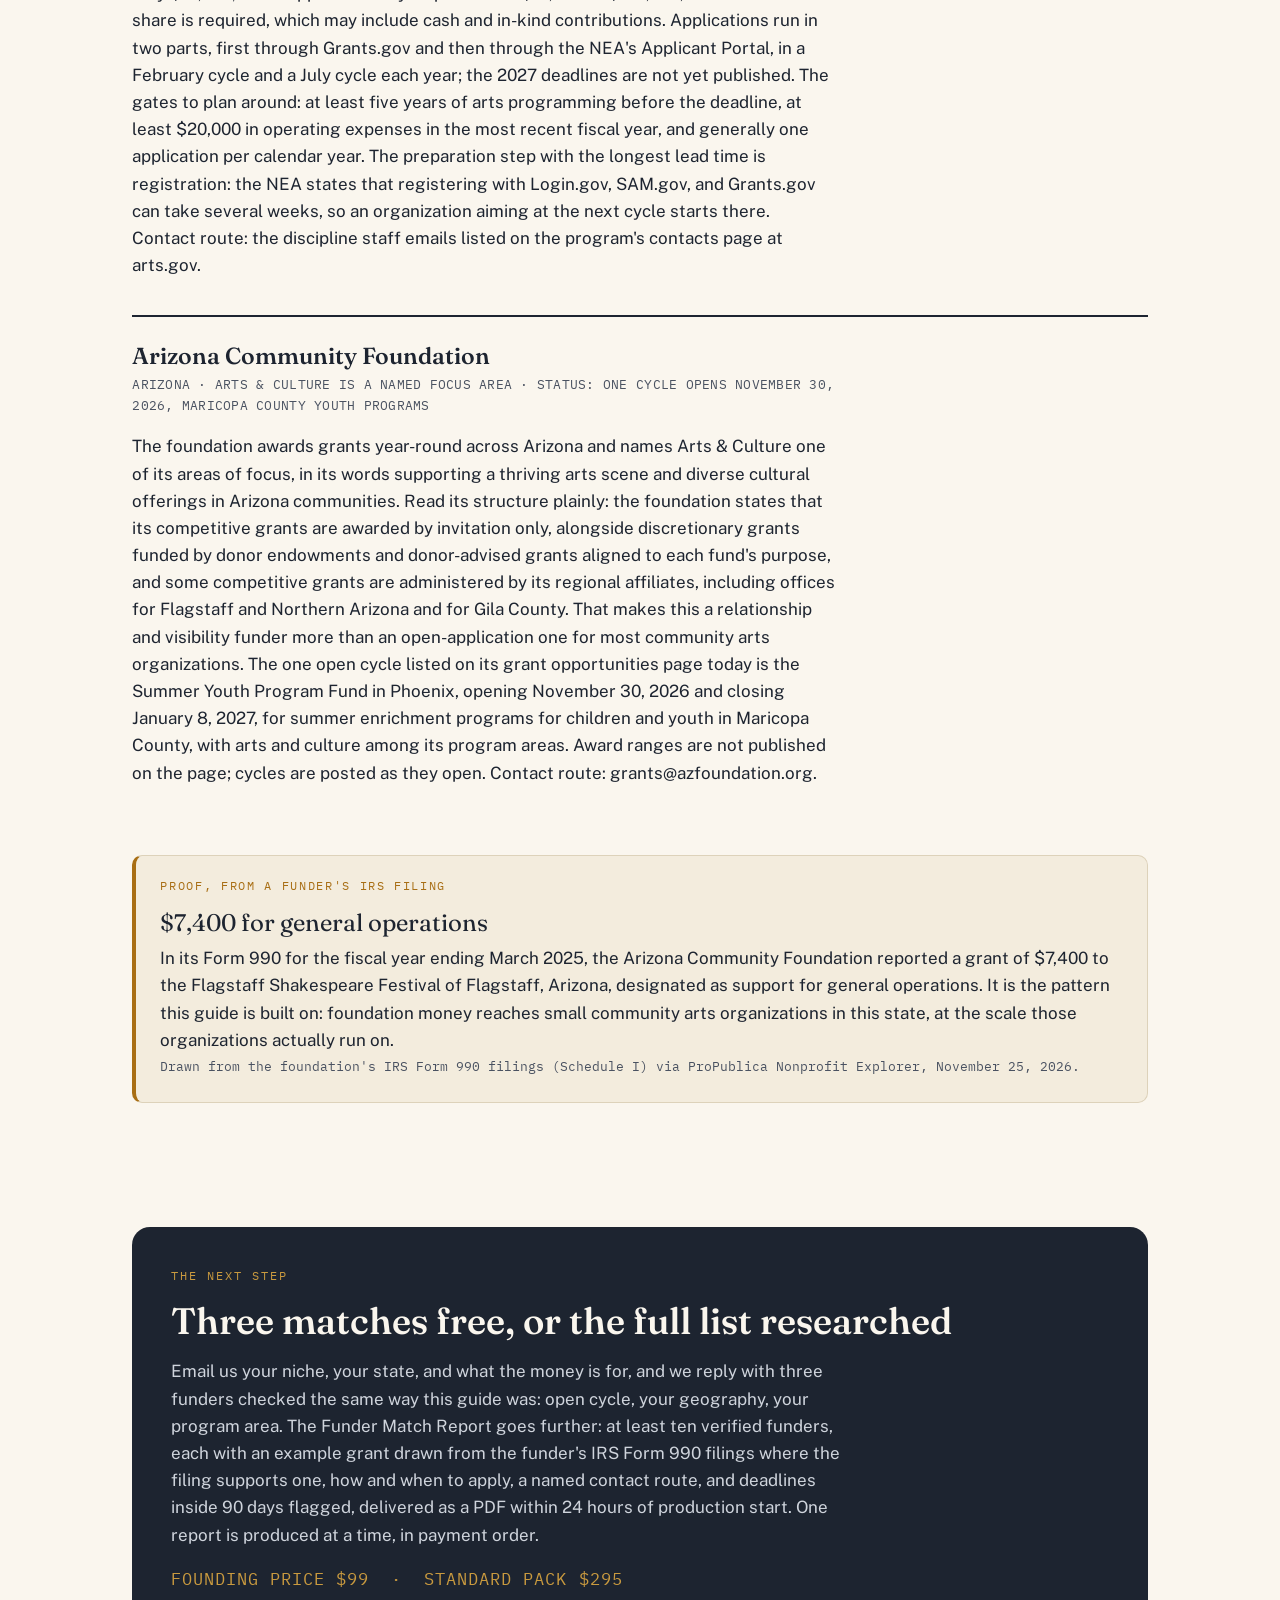
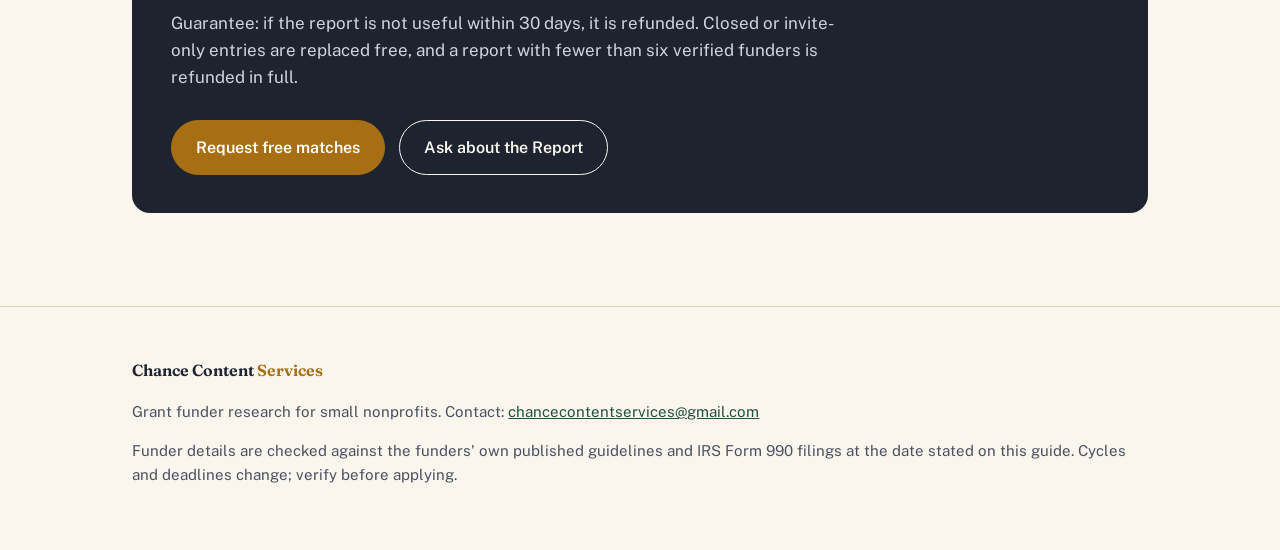
<file: community-arts-grants-arizona.html>
<!DOCTYPE html>
<html lang="en">
<head>
<meta charset="utf-8">
<meta name="viewport" content="width=device-width, initial-scale=1">
<title>Community Arts Grants in Arizona | Chance Content Services</title>
<meta name="description" content="Three funders checked for community arts organizations in Arizona: the Arizona Commission on the Arts, the National Endowment for the Arts, and the Arizona Community Foundation, with a real past grant from IRS Form 990 filings. Free guide from Chance Content Services.">
<link rel="preconnect" href="https://fonts.googleapis.com">
<link href="https://fonts.googleapis.com/css2?family=Fraunces:opsz,wght@9..144,560;9..144,640&family=Public+Sans:wght@400;600&family=IBM+Plex+Mono:wght@400;600&display=swap" rel="stylesheet">
<link rel="stylesheet" href="assets/style.css">
</head>
<body>
<header class="site">
  <div class="wrap">
    <a class="brand" href="./">Chance Content <span>Services</span></a>
    <nav><a href="./#guides">Guides</a><a href="./#report">The Report</a><a href="./#free">Free matches</a></nav>
  </div>
</header>

<div class="hero">
  <div class="wrap">
    <p class="kicker">Free guide · Arizona</p>
    <h1>Community arts grants in Arizona</h1>
    <div class="rule"></div>
    <p class="lede">For community arts organizations across Arizona, including rural programs like the galleries, classes, and music nights run in the White Mountains around Show Low: visual, performing, and media arts, arts education, and the operating costs behind them. Three funders that fit that work, checked against their own published guidelines, plus one real past grant drawn from a funder's IRS filing. The state operating grant opens its next round in early 2027, and one foundation cycle listed below opens November 30, 2026.</p>
    <p class="checked">Funders re-checked November 25, 2026</p>
    <div class="cta-row">
      <a class="btn primary" href="mailto:chancecontentservices@gmail.com?subject=Grant%20matches%3A%20Community%20arts%2C%20Arizona">Get three free matches for your organization</a>
    </div>
  </div>
</div>

<section>
  <div class="wrap">
    <p class="kicker">The three funders</p>
    <h2>Named, checked, and dated</h2>

    <div class="funder reveal">
      <h3>Arizona Commission on the Arts: Creative Capacity Grant</h3>
      <p class="f-meta">ARIZONA · GENERAL OPERATING SUPPORT · STATUS: FY2028 APPLICATIONS OPEN EARLY 2027</p>
      <p>Through Creative Capacity Grants, the state provides general operating support to nonprofit organizations and Tribal Nations and Native-serving organizations in Arizona whose primary mission is to produce, present, teach, or serve the arts. The money covers day-to-day operating costs: salaries and personnel, artistic and production expenses, and administrative costs from office space to marketing. An organization's grant level is set by its annual budget, from at least $4,000 at the smallest levels to a minimum of $400,000 at the largest, and award amounts are projections set by the level, the funds available, geographic distribution priorities, and panel ranking; no fixed award range is published. Two rules shape the planning: the grant runs on an alternate-year cycle, with a full application once every two years and a lighter alternate-year application between, and the Commission limits an organization to one application per funding period across all of its grant programs, so this application rules out its Festival and other grants in the same period. The Fiscal Year 2027 period is closed; applications for Fiscal Year 2028 funding open in early 2027. Contact route: the Creative Capacity Grant page at azarts.gov and info@azarts.gov.</p>
    </div>

    <div class="funder reveal">
      <h3>National Endowment for the Arts: Grants for Arts Projects</h3>
      <p class="f-meta">NATIONWIDE · TWO CYCLES A YEAR · STATUS: 2027 DEADLINES NOT YET PUBLISHED, REGISTRATION IS THE LONG LEAD</p>
      <p>The federal arts project's grant funds arts projects, not general operating support, across disciplines that include Arts Education, Music, Visual and Media Arts, Local Arts Agencies, and Presenting and Multidisciplinary Works, and it expressly welcomes organizations serving rural communities. Challenge America applicants may request only $10,000; other applicants may request from $10,000 to $100,000, and a 1:1 cost share is required, which may include cash and in-kind contributions. Applications run in two parts, first through Grants.gov and then through the NEA's Applicant Portal, in a February cycle and a July cycle each year; the 2027 deadlines are not yet published. The gates to plan around: at least five years of arts programming before the deadline, at least $20,000 in operating expenses in the most recent fiscal year, and generally one application per calendar year. The preparation step with the longest lead time is registration: the NEA states that registering with Login.gov, SAM.gov, and Grants.gov can take several weeks, so an organization aiming at the next cycle starts there. Contact route: the discipline staff emails listed on the program's contacts page at arts.gov.</p>
    </div>

    <div class="funder reveal">
      <h3>Arizona Community Foundation</h3>
      <p class="f-meta">ARIZONA · ARTS &amp; CULTURE IS A NAMED FOCUS AREA · STATUS: ONE CYCLE OPENS NOVEMBER 30, 2026, MARICOPA COUNTY YOUTH PROGRAMS</p>
      <p>The foundation awards grants year-round across Arizona and names Arts &amp; Culture one of its areas of focus, in its words supporting a thriving arts scene and diverse cultural offerings in Arizona communities. Read its structure plainly: the foundation states that its competitive grants are awarded by invitation only, alongside discretionary grants funded by donor endowments and donor-advised grants aligned to each fund's purpose, and some competitive grants are administered by its regional affiliates, including offices for Flagstaff and Northern Arizona and for Gila County. That makes this a relationship and visibility funder more than an open-application one for most community arts organizations. The one open cycle listed on its grant opportunities page today is the Summer Youth Program Fund in Phoenix, opening November 30, 2026 and closing January 8, 2027, for summer enrichment programs for children and youth in Maricopa County, with arts and culture among its program areas. Award ranges are not published on the page; cycles are posted as they open. Contact route: grants@azfoundation.org.</p>
    </div>

    <div class="proof reveal">
      <p class="p-k">Proof, from a funder's IRS filing</p>
      <p class="p-amt">$7,400 for general operations</p>
      <p>In its Form 990 for the fiscal year ending March 2025, the Arizona Community Foundation reported a grant of $7,400 to the Flagstaff Shakespeare Festival of Flagstaff, Arizona, designated as support for general operations. It is the pattern this guide is built on: foundation money reaches small community arts organizations in this state, at the scale those organizations actually run on.</p>
      <p class="checked">Drawn from the foundation's IRS Form 990 filings (Schedule I) via ProPublica Nonprofit Explorer, November 25, 2026.</p>
    </div>
  </div>
</section>

<section style="padding-top:0">
  <div class="wrap">
    <div class="offer reveal">
      <p class="kicker" style="color:var(--brass-soft)">The next step</p>
      <h2>Three matches free, or the full list researched</h2>
      <p>Email us your niche, your state, and what the money is for, and we reply with three funders checked the same way this guide was: open cycle, your geography, your program area. The Funder Match Report goes further: at least ten verified funders, each with an example grant drawn from the funder's IRS Form 990 filings where the filing supports one, how and when to apply, a named contact route, and deadlines inside 90 days flagged, delivered as a PDF within 24 hours of production start. One report is produced at a time, in payment order.</p>
      <p class="o-price">FOUNDING PRICE $99 &nbsp;·&nbsp; STANDARD PACK $295</p>
      <p>Guarantee: if the report is not useful within 30 days, it is refunded. Closed or invite-only entries are replaced free, and a report with fewer than six verified funders is refunded in full.</p>
      <div class="cta-row">
        <a class="btn primary" href="mailto:chancecontentservices@gmail.com?subject=Grant%20matches%3A%20Community%20arts%2C%20Arizona">Request free matches</a>
        <a class="btn ghost" style="color:var(--paper);border-color:var(--paper)" href="mailto:chancecontentservices@gmail.com?subject=Funder%20Match%20Report%3A%20Community%20arts%2C%20Arizona">Ask about the Report</a>
      </div>
    </div>
  </div>
</section>

<footer class="site">
  <div class="wrap">
    <p class="brand">Chance Content <span>Services</span></p>
    <p>Grant funder research for small nonprofits. Contact: <a href="mailto:chancecontentservices@gmail.com">chancecontentservices@gmail.com</a></p>
    <p>Funder details are checked against the funders' own published guidelines and IRS Form 990 filings at the date stated on this guide. Cycles and deadlines change; verify before applying.</p>
  </div>
</footer>
<script>
  var io = new IntersectionObserver(function(es){es.forEach(function(e){if(e.isIntersecting){e.target.classList.add('shown');io.unobserve(e.target);}})},{threshold:.12});
  document.querySelectorAll('.reveal').forEach(function(el){io.observe(el)});
</script>
</body>
</html>
</file>
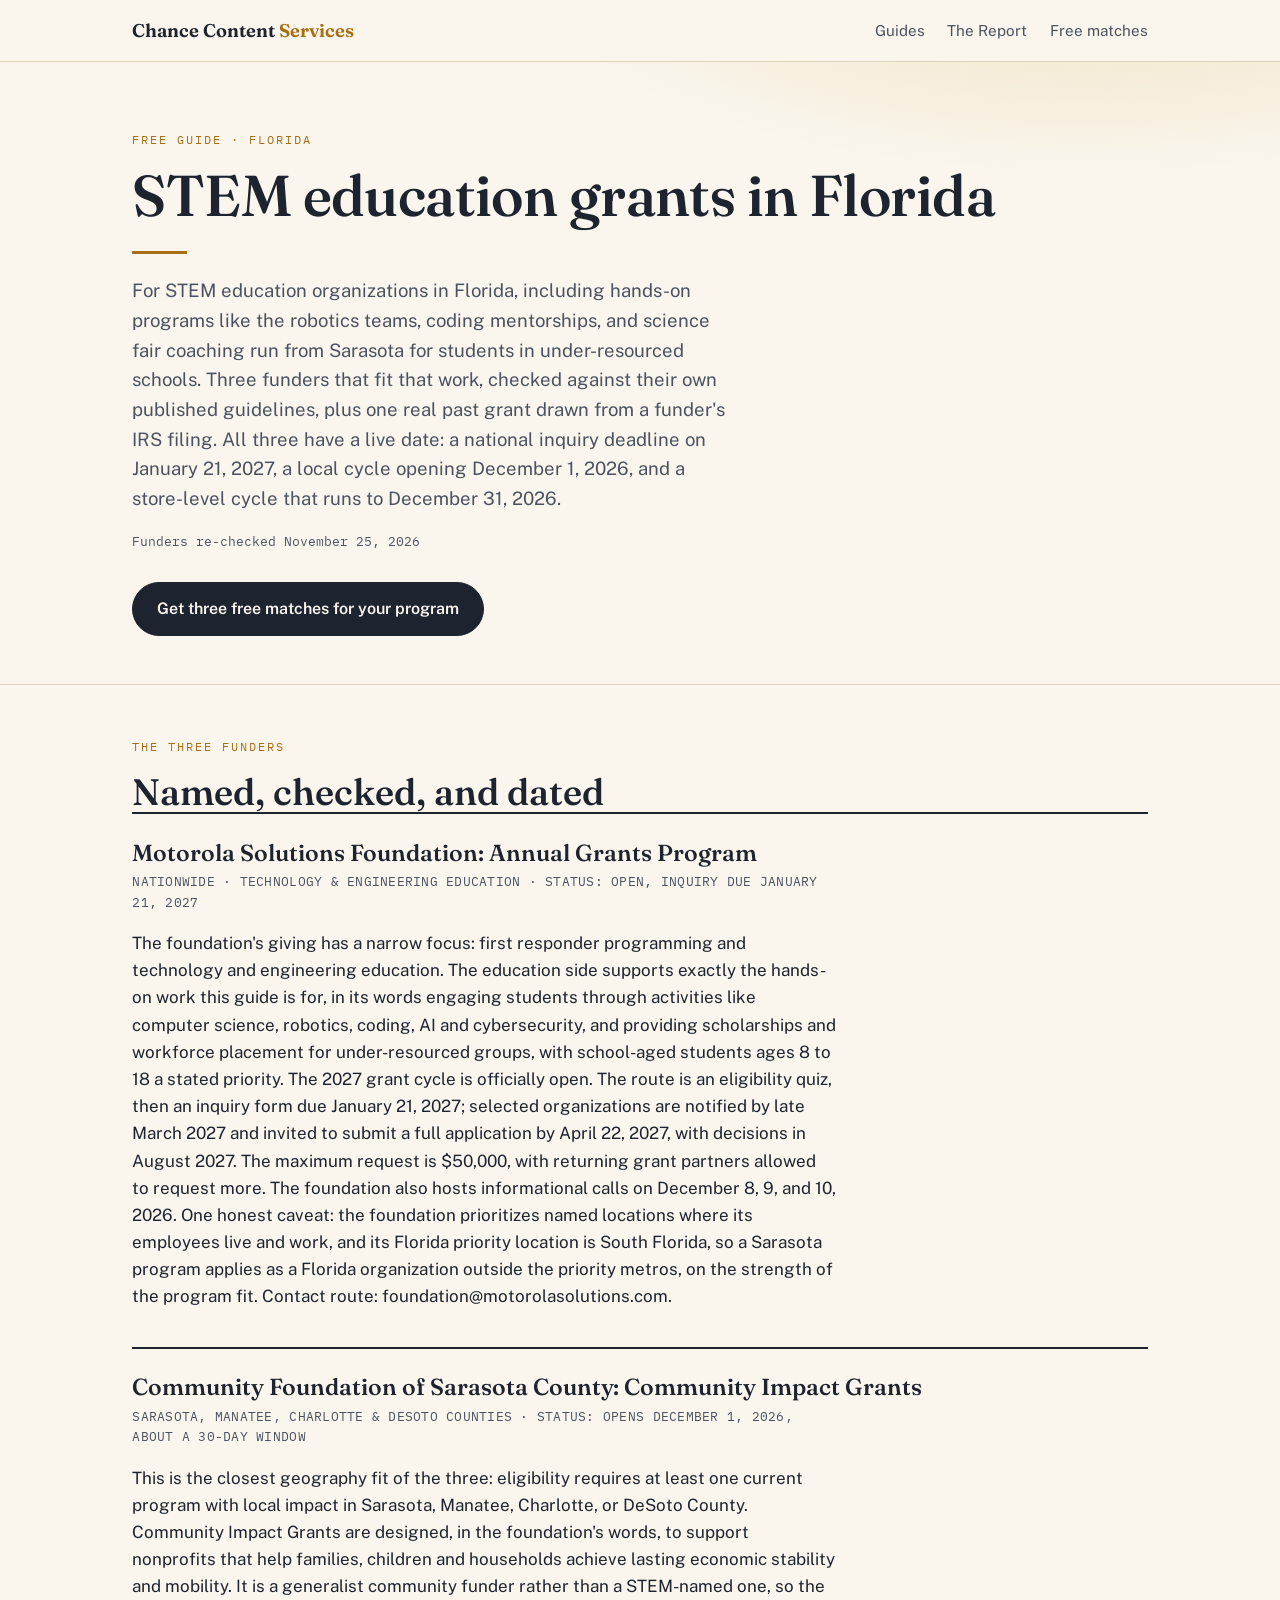
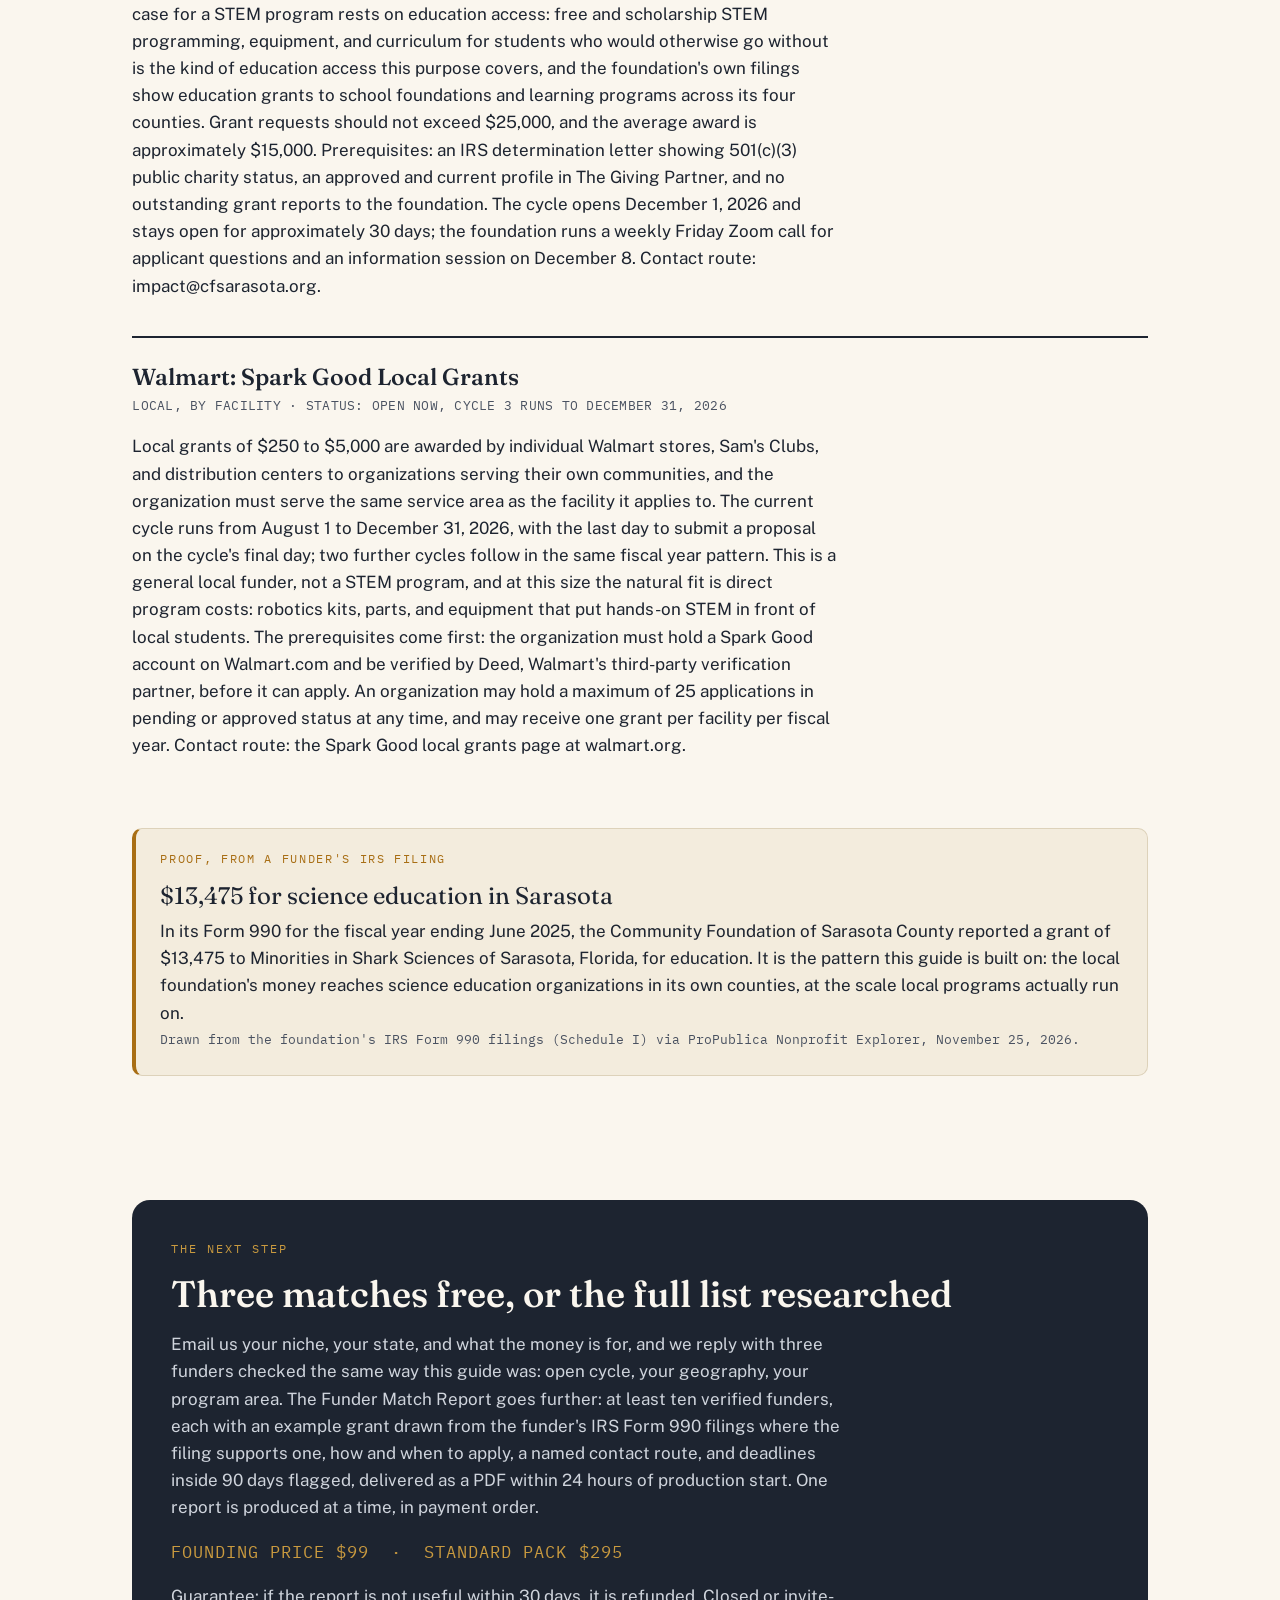
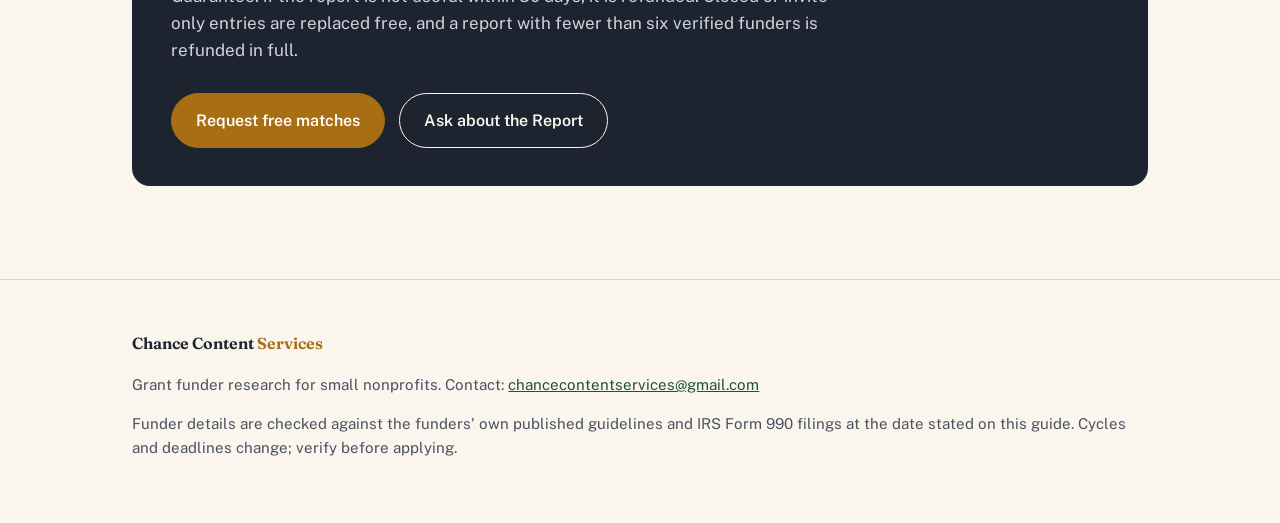
<file: stem-education-grants-florida.html>
<!DOCTYPE html>
<html lang="en">
<head>
<meta charset="utf-8">
<meta name="viewport" content="width=device-width, initial-scale=1">
<title>STEM Education Grants in Florida | Chance Content Services</title>
<meta name="description" content="Three funders checked for STEM education organizations in Florida: the Motorola Solutions Foundation, the Community Foundation of Sarasota County, and Walmart Spark Good, with a real past grant from IRS Form 990 filings. Free guide from Chance Content Services.">
<link rel="preconnect" href="https://fonts.googleapis.com">
<link href="https://fonts.googleapis.com/css2?family=Fraunces:opsz,wght@9..144,560;9..144,640&family=Public+Sans:wght@400;600&family=IBM+Plex+Mono:wght@400;600&display=swap" rel="stylesheet">
<link rel="stylesheet" href="assets/style.css">
</head>
<body>
<header class="site">
  <div class="wrap">
    <a class="brand" href="./">Chance Content <span>Services</span></a>
    <nav><a href="./#guides">Guides</a><a href="./#report">The Report</a><a href="./#free">Free matches</a></nav>
  </div>
</header>

<div class="hero">
  <div class="wrap">
    <p class="kicker">Free guide · Florida</p>
    <h1>STEM education grants in Florida</h1>
    <div class="rule"></div>
    <p class="lede">For STEM education organizations in Florida, including hands-on programs like the robotics teams, coding mentorships, and science fair coaching run from Sarasota for students in under-resourced schools. Three funders that fit that work, checked against their own published guidelines, plus one real past grant drawn from a funder's IRS filing. All three have a live date: a national inquiry deadline on January 21, 2027, a local cycle opening December 1, 2026, and a store-level cycle that runs to December 31, 2026.</p>
    <p class="checked">Funders re-checked November 25, 2026</p>
    <div class="cta-row">
      <a class="btn primary" href="mailto:chancecontentservices@gmail.com?subject=Grant%20matches%3A%20STEM%20education%2C%20Florida">Get three free matches for your program</a>
    </div>
  </div>
</div>

<section>
  <div class="wrap">
    <p class="kicker">The three funders</p>
    <h2>Named, checked, and dated</h2>

    <div class="funder reveal">
      <h3>Motorola Solutions Foundation: Annual Grants Program</h3>
      <p class="f-meta">NATIONWIDE · TECHNOLOGY &amp; ENGINEERING EDUCATION · STATUS: OPEN, INQUIRY DUE JANUARY 21, 2027</p>
      <p>The foundation's giving has a narrow focus: first responder programming and technology and engineering education. The education side supports exactly the hands-on work this guide is for, in its words engaging students through activities like computer science, robotics, coding, AI and cybersecurity, and providing scholarships and workforce placement for under-resourced groups, with school-aged students ages 8 to 18 a stated priority. The 2027 grant cycle is officially open. The route is an eligibility quiz, then an inquiry form due January 21, 2027; selected organizations are notified by late March 2027 and invited to submit a full application by April 22, 2027, with decisions in August 2027. The maximum request is $50,000, with returning grant partners allowed to request more. The foundation also hosts informational calls on December 8, 9, and 10, 2026. One honest caveat: the foundation prioritizes named locations where its employees live and work, and its Florida priority location is South Florida, so a Sarasota program applies as a Florida organization outside the priority metros, on the strength of the program fit. Contact route: foundation@motorolasolutions.com.</p>
    </div>

    <div class="funder reveal">
      <h3>Community Foundation of Sarasota County: Community Impact Grants</h3>
      <p class="f-meta">SARASOTA, MANATEE, CHARLOTTE &amp; DESOTO COUNTIES · STATUS: OPENS DECEMBER 1, 2026, ABOUT A 30-DAY WINDOW</p>
      <p>This is the closest geography fit of the three: eligibility requires at least one current program with local impact in Sarasota, Manatee, Charlotte, or DeSoto County. Community Impact Grants are designed, in the foundation's words, to support nonprofits that help families, children and households achieve lasting economic stability and mobility. It is a generalist community funder rather than a STEM-named one, so the case for a STEM program rests on education access: free and scholarship STEM programming, equipment, and curriculum for students who would otherwise go without is the kind of education access this purpose covers, and the foundation's own filings show education grants to school foundations and learning programs across its four counties. Grant requests should not exceed $25,000, and the average award is approximately $15,000. Prerequisites: an IRS determination letter showing 501(c)(3) public charity status, an approved and current profile in The Giving Partner, and no outstanding grant reports to the foundation. The cycle opens December 1, 2026 and stays open for approximately 30 days; the foundation runs a weekly Friday Zoom call for applicant questions and an information session on December 8. Contact route: impact@cfsarasota.org.</p>
    </div>

    <div class="funder reveal">
      <h3>Walmart: Spark Good Local Grants</h3>
      <p class="f-meta">LOCAL, BY FACILITY · STATUS: OPEN NOW, CYCLE 3 RUNS TO DECEMBER 31, 2026</p>
      <p>Local grants of $250 to $5,000 are awarded by individual Walmart stores, Sam's Clubs, and distribution centers to organizations serving their own communities, and the organization must serve the same service area as the facility it applies to. The current cycle runs from August 1 to December 31, 2026, with the last day to submit a proposal on the cycle's final day; two further cycles follow in the same fiscal year pattern. This is a general local funder, not a STEM program, and at this size the natural fit is direct program costs: robotics kits, parts, and equipment that put hands-on STEM in front of local students. The prerequisites come first: the organization must hold a Spark Good account on Walmart.com and be verified by Deed, Walmart's third-party verification partner, before it can apply. An organization may hold a maximum of 25 applications in pending or approved status at any time, and may receive one grant per facility per fiscal year. Contact route: the Spark Good local grants page at walmart.org.</p>
    </div>

    <div class="proof reveal">
      <p class="p-k">Proof, from a funder's IRS filing</p>
      <p class="p-amt">$13,475 for science education in Sarasota</p>
      <p>In its Form 990 for the fiscal year ending June 2025, the Community Foundation of Sarasota County reported a grant of $13,475 to Minorities in Shark Sciences of Sarasota, Florida, for education. It is the pattern this guide is built on: the local foundation's money reaches science education organizations in its own counties, at the scale local programs actually run on.</p>
      <p class="checked">Drawn from the foundation's IRS Form 990 filings (Schedule I) via ProPublica Nonprofit Explorer, November 25, 2026.</p>
    </div>
  </div>
</section>

<section style="padding-top:0">
  <div class="wrap">
    <div class="offer reveal">
      <p class="kicker" style="color:var(--brass-soft)">The next step</p>
      <h2>Three matches free, or the full list researched</h2>
      <p>Email us your niche, your state, and what the money is for, and we reply with three funders checked the same way this guide was: open cycle, your geography, your program area. The Funder Match Report goes further: at least ten verified funders, each with an example grant drawn from the funder's IRS Form 990 filings where the filing supports one, how and when to apply, a named contact route, and deadlines inside 90 days flagged, delivered as a PDF within 24 hours of production start. One report is produced at a time, in payment order.</p>
      <p class="o-price">FOUNDING PRICE $99 &nbsp;·&nbsp; STANDARD PACK $295</p>
      <p>Guarantee: if the report is not useful within 30 days, it is refunded. Closed or invite-only entries are replaced free, and a report with fewer than six verified funders is refunded in full.</p>
      <div class="cta-row">
        <a class="btn primary" href="mailto:chancecontentservices@gmail.com?subject=Grant%20matches%3A%20STEM%20education%2C%20Florida">Request free matches</a>
        <a class="btn ghost" style="color:var(--paper);border-color:var(--paper)" href="mailto:chancecontentservices@gmail.com?subject=Funder%20Match%20Report%3A%20STEM%20education%2C%20Florida">Ask about the Report</a>
      </div>
    </div>
  </div>
</section>

<footer class="site">
  <div class="wrap">
    <p class="brand">Chance Content <span>Services</span></p>
    <p>Grant funder research for small nonprofits. Contact: <a href="mailto:chancecontentservices@gmail.com">chancecontentservices@gmail.com</a></p>
    <p>Funder details are checked against the funders' own published guidelines and IRS Form 990 filings at the date stated on this guide. Cycles and deadlines change; verify before applying.</p>
  </div>
</footer>
<script>
  var io = new IntersectionObserver(function(es){es.forEach(function(e){if(e.isIntersecting){e.target.classList.add('shown');io.unobserve(e.target);}})},{threshold:.12});
  document.querySelectorAll('.reveal').forEach(function(el){io.observe(el)});
</script>
</body>
</html>
</file>
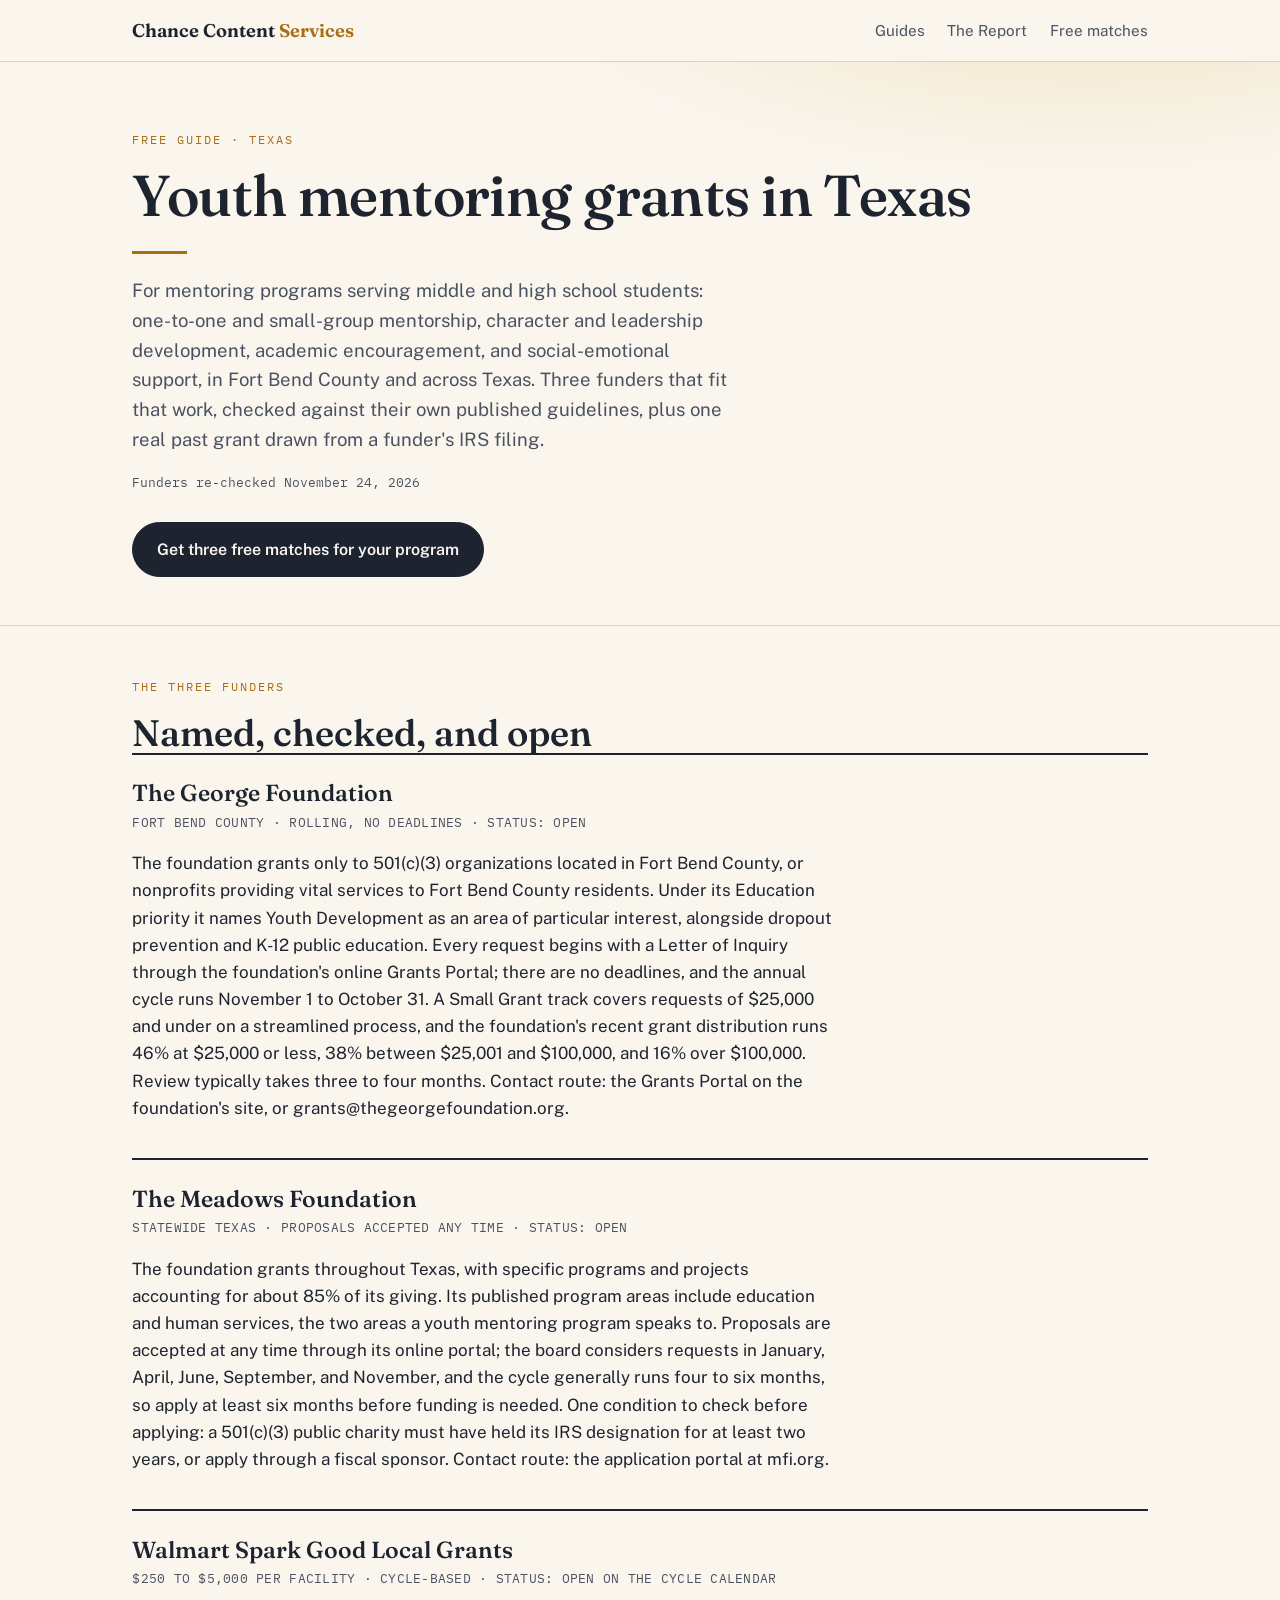
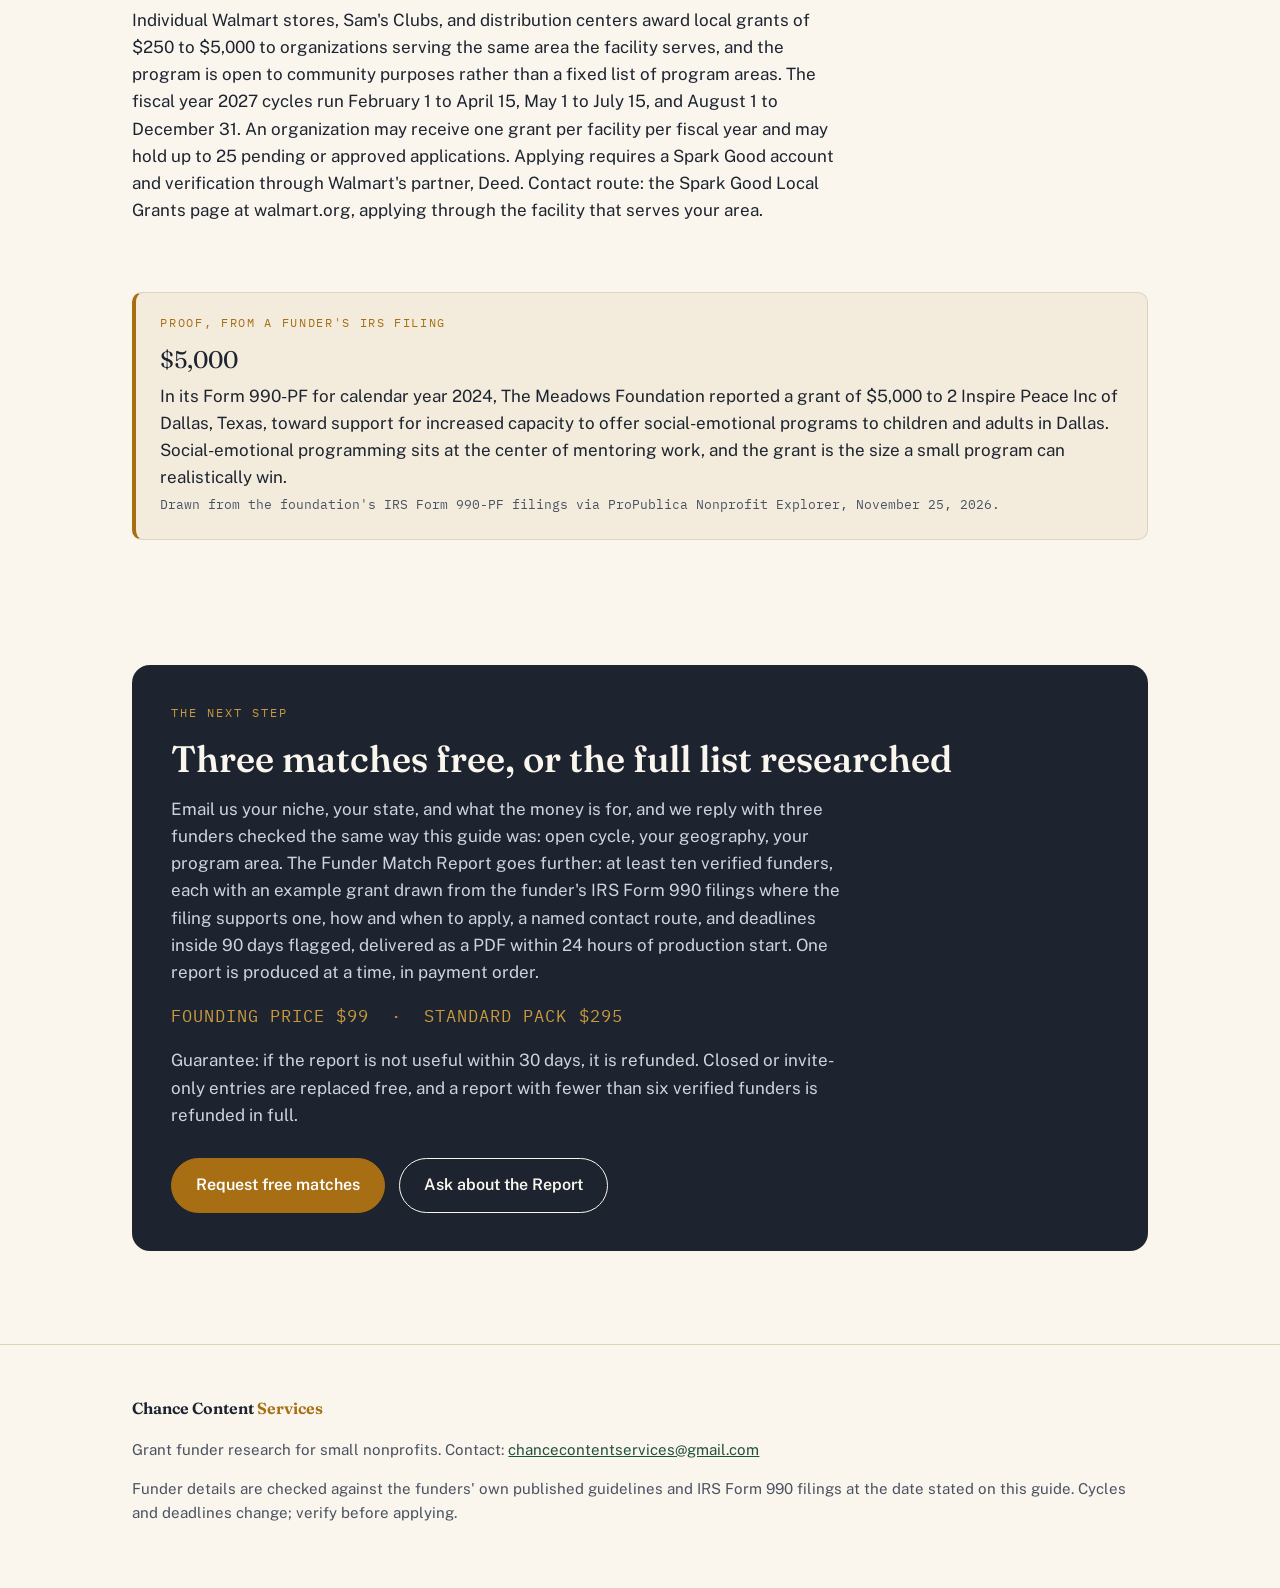
<file: youth-mentoring-grants-texas.html>
<!DOCTYPE html>
<html lang="en">
<head>
<meta charset="utf-8">
<meta name="viewport" content="width=device-width, initial-scale=1">
<title>Youth Mentoring Grants in Texas | Chance Content Services</title>
<meta name="description" content="Three funders checked for youth mentoring programs in Texas: The George Foundation, The Meadows Foundation, and Walmart Spark Good Local Grants, with a real past grant from IRS Form 990 filings. Free guide from Chance Content Services.">
<link rel="preconnect" href="https://fonts.googleapis.com">
<link href="https://fonts.googleapis.com/css2?family=Fraunces:opsz,wght@9..144,560;9..144,640&family=Public+Sans:wght@400;600&family=IBM+Plex+Mono:wght@400;600&display=swap" rel="stylesheet">
<link rel="stylesheet" href="assets/style.css">
</head>
<body>
<header class="site">
  <div class="wrap">
    <a class="brand" href="./">Chance Content <span>Services</span></a>
    <nav><a href="./#guides">Guides</a><a href="./#report">The Report</a><a href="./#free">Free matches</a></nav>
  </div>
</header>

<div class="hero">
  <div class="wrap">
    <p class="kicker">Free guide · Texas</p>
    <h1>Youth mentoring grants in Texas</h1>
    <div class="rule"></div>
    <p class="lede">For mentoring programs serving middle and high school students: one-to-one and small-group mentorship, character and leadership development, academic encouragement, and social-emotional support, in Fort Bend County and across Texas. Three funders that fit that work, checked against their own published guidelines, plus one real past grant drawn from a funder's IRS filing.</p>
    <p class="checked">Funders re-checked November 24, 2026</p>
    <div class="cta-row">
      <a class="btn primary" href="mailto:chancecontentservices@gmail.com?subject=Grant%20matches%3A%20Youth%20mentoring%2C%20Texas">Get three free matches for your program</a>
    </div>
  </div>
</div>

<section>
  <div class="wrap">
    <p class="kicker">The three funders</p>
    <h2>Named, checked, and open</h2>

    <div class="funder reveal">
      <h3>The George Foundation</h3>
      <p class="f-meta">FORT BEND COUNTY · ROLLING, NO DEADLINES · STATUS: OPEN</p>
      <p>The foundation grants only to 501(c)(3) organizations located in Fort Bend County, or nonprofits providing vital services to Fort Bend County residents. Under its Education priority it names Youth Development as an area of particular interest, alongside dropout prevention and K-12 public education. Every request begins with a Letter of Inquiry through the foundation's online Grants Portal; there are no deadlines, and the annual cycle runs November 1 to October 31. A Small Grant track covers requests of $25,000 and under on a streamlined process, and the foundation's recent grant distribution runs 46% at $25,000 or less, 38% between $25,001 and $100,000, and 16% over $100,000. Review typically takes three to four months. Contact route: the Grants Portal on the foundation's site, or grants@thegeorgefoundation.org.</p>
    </div>

    <div class="funder reveal">
      <h3>The Meadows Foundation</h3>
      <p class="f-meta">STATEWIDE TEXAS · PROPOSALS ACCEPTED ANY TIME · STATUS: OPEN</p>
      <p>The foundation grants throughout Texas, with specific programs and projects accounting for about 85% of its giving. Its published program areas include education and human services, the two areas a youth mentoring program speaks to. Proposals are accepted at any time through its online portal; the board considers requests in January, April, June, September, and November, and the cycle generally runs four to six months, so apply at least six months before funding is needed. One condition to check before applying: a 501(c)(3) public charity must have held its IRS designation for at least two years, or apply through a fiscal sponsor. Contact route: the application portal at mfi.org.</p>
    </div>

    <div class="funder reveal">
      <h3>Walmart Spark Good Local Grants</h3>
      <p class="f-meta">$250 TO $5,000 PER FACILITY · CYCLE-BASED · STATUS: OPEN ON THE CYCLE CALENDAR</p>
      <p>Individual Walmart stores, Sam's Clubs, and distribution centers award local grants of $250 to $5,000 to organizations serving the same area the facility serves, and the program is open to community purposes rather than a fixed list of program areas. The fiscal year 2027 cycles run February 1 to April 15, May 1 to July 15, and August 1 to December 31. An organization may receive one grant per facility per fiscal year and may hold up to 25 pending or approved applications. Applying requires a Spark Good account and verification through Walmart's partner, Deed. Contact route: the Spark Good Local Grants page at walmart.org, applying through the facility that serves your area.</p>
    </div>

    <div class="proof reveal">
      <p class="p-k">Proof, from a funder's IRS filing</p>
      <p class="p-amt">$5,000</p>
      <p>In its Form 990-PF for calendar year 2024, The Meadows Foundation reported a grant of $5,000 to 2 Inspire Peace Inc of Dallas, Texas, toward support for increased capacity to offer social-emotional programs to children and adults in Dallas. Social-emotional programming sits at the center of mentoring work, and the grant is the size a small program can realistically win.</p>
      <p class="checked">Drawn from the foundation's IRS Form 990-PF filings via ProPublica Nonprofit Explorer, November 25, 2026.</p>
    </div>
  </div>
</section>

<section style="padding-top:0">
  <div class="wrap">
    <div class="offer reveal">
      <p class="kicker" style="color:var(--brass-soft)">The next step</p>
      <h2>Three matches free, or the full list researched</h2>
      <p>Email us your niche, your state, and what the money is for, and we reply with three funders checked the same way this guide was: open cycle, your geography, your program area. The Funder Match Report goes further: at least ten verified funders, each with an example grant drawn from the funder's IRS Form 990 filings where the filing supports one, how and when to apply, a named contact route, and deadlines inside 90 days flagged, delivered as a PDF within 24 hours of production start. One report is produced at a time, in payment order.</p>
      <p class="o-price">FOUNDING PRICE $99 &nbsp;·&nbsp; STANDARD PACK $295</p>
      <p>Guarantee: if the report is not useful within 30 days, it is refunded. Closed or invite-only entries are replaced free, and a report with fewer than six verified funders is refunded in full.</p>
      <div class="cta-row">
        <a class="btn primary" href="mailto:chancecontentservices@gmail.com?subject=Grant%20matches%3A%20Youth%20mentoring%2C%20Texas">Request free matches</a>
        <a class="btn ghost" style="color:var(--paper);border-color:var(--paper)" href="mailto:chancecontentservices@gmail.com?subject=Funder%20Match%20Report%3A%20Youth%20mentoring%2C%20Texas">Ask about the Report</a>
      </div>
    </div>
  </div>
</section>

<footer class="site">
  <div class="wrap">
    <p class="brand">Chance Content <span>Services</span></p>
    <p>Grant funder research for small nonprofits. Contact: <a href="mailto:chancecontentservices@gmail.com">chancecontentservices@gmail.com</a></p>
    <p>Funder details are checked against the funders' own published guidelines and IRS Form 990 filings at the date stated on this guide. Cycles and deadlines change; verify before applying.</p>
  </div>
</footer>
<script>
  var io = new IntersectionObserver(function(es){es.forEach(function(e){if(e.isIntersecting){e.target.classList.add('shown');io.unobserve(e.target);}})},{threshold:.12});
  document.querySelectorAll('.reveal').forEach(function(el){io.observe(el)});
</script>
</body>
</html>
</file>
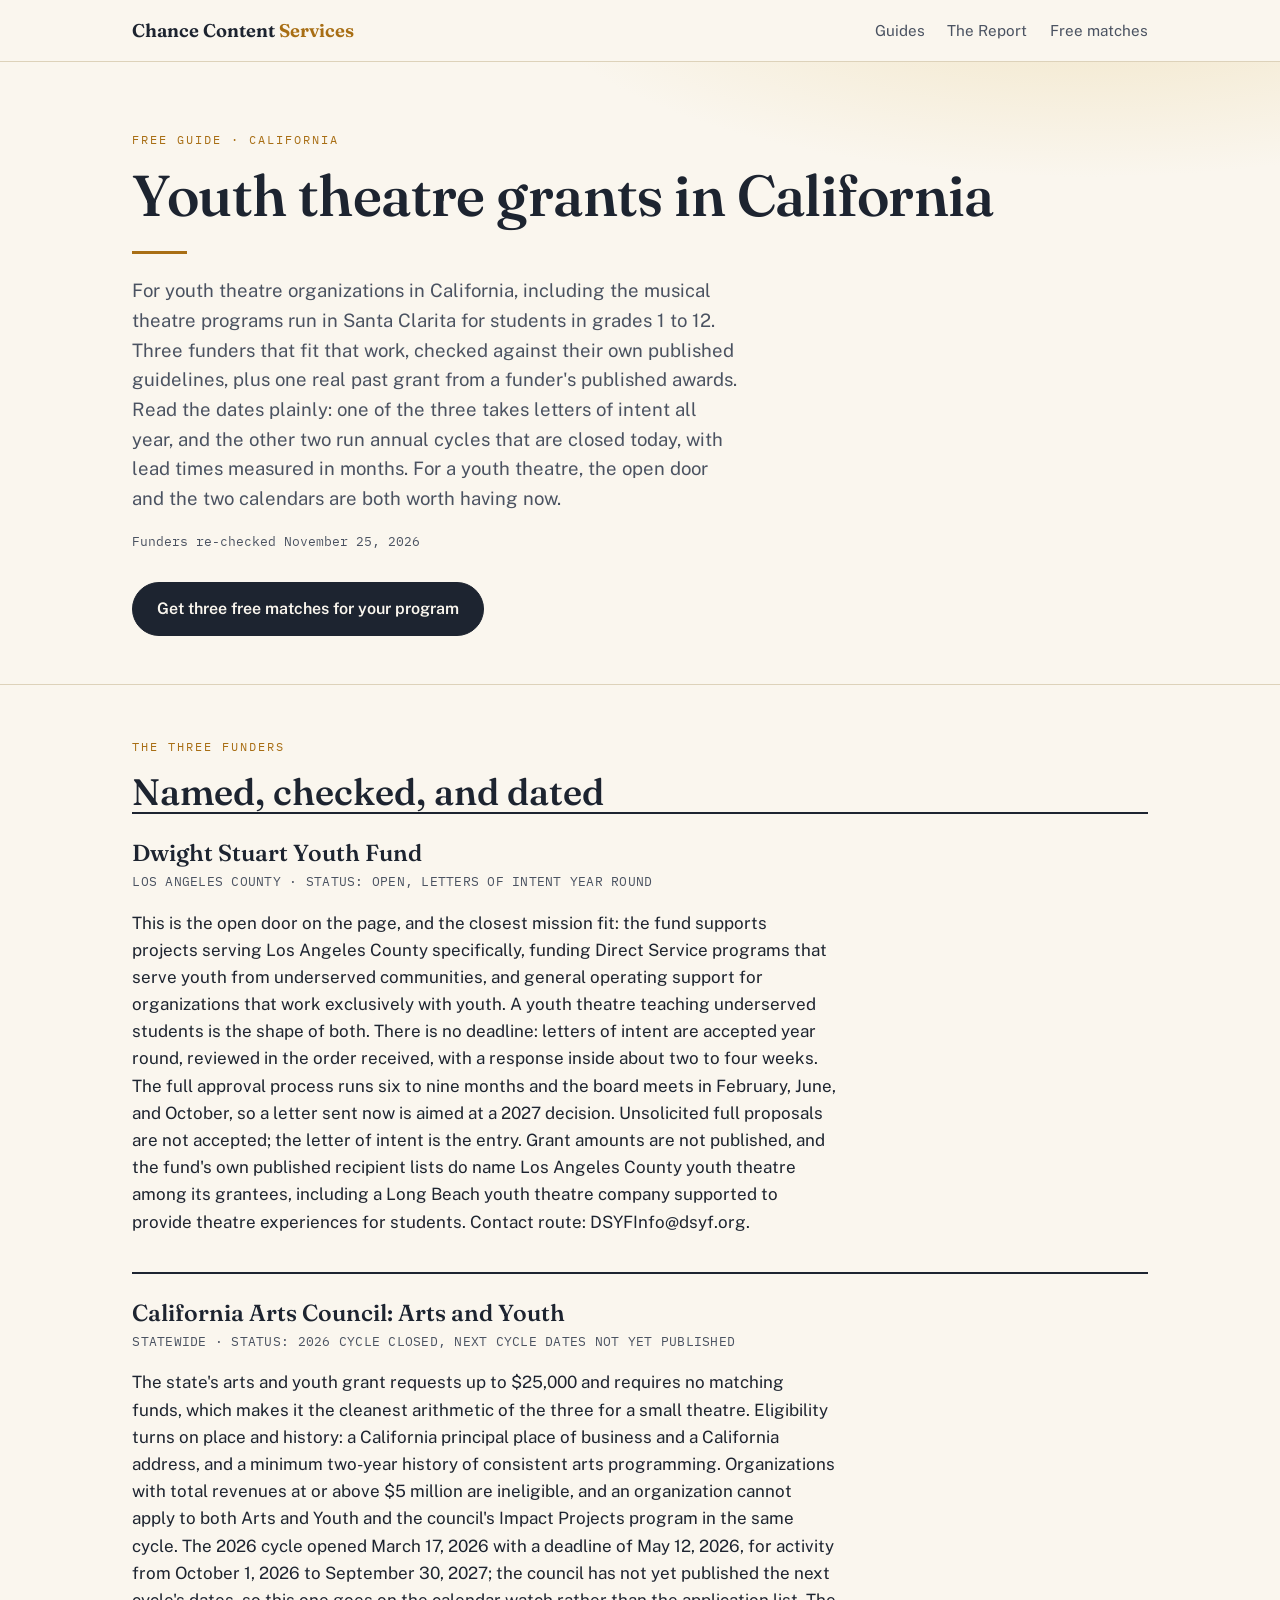
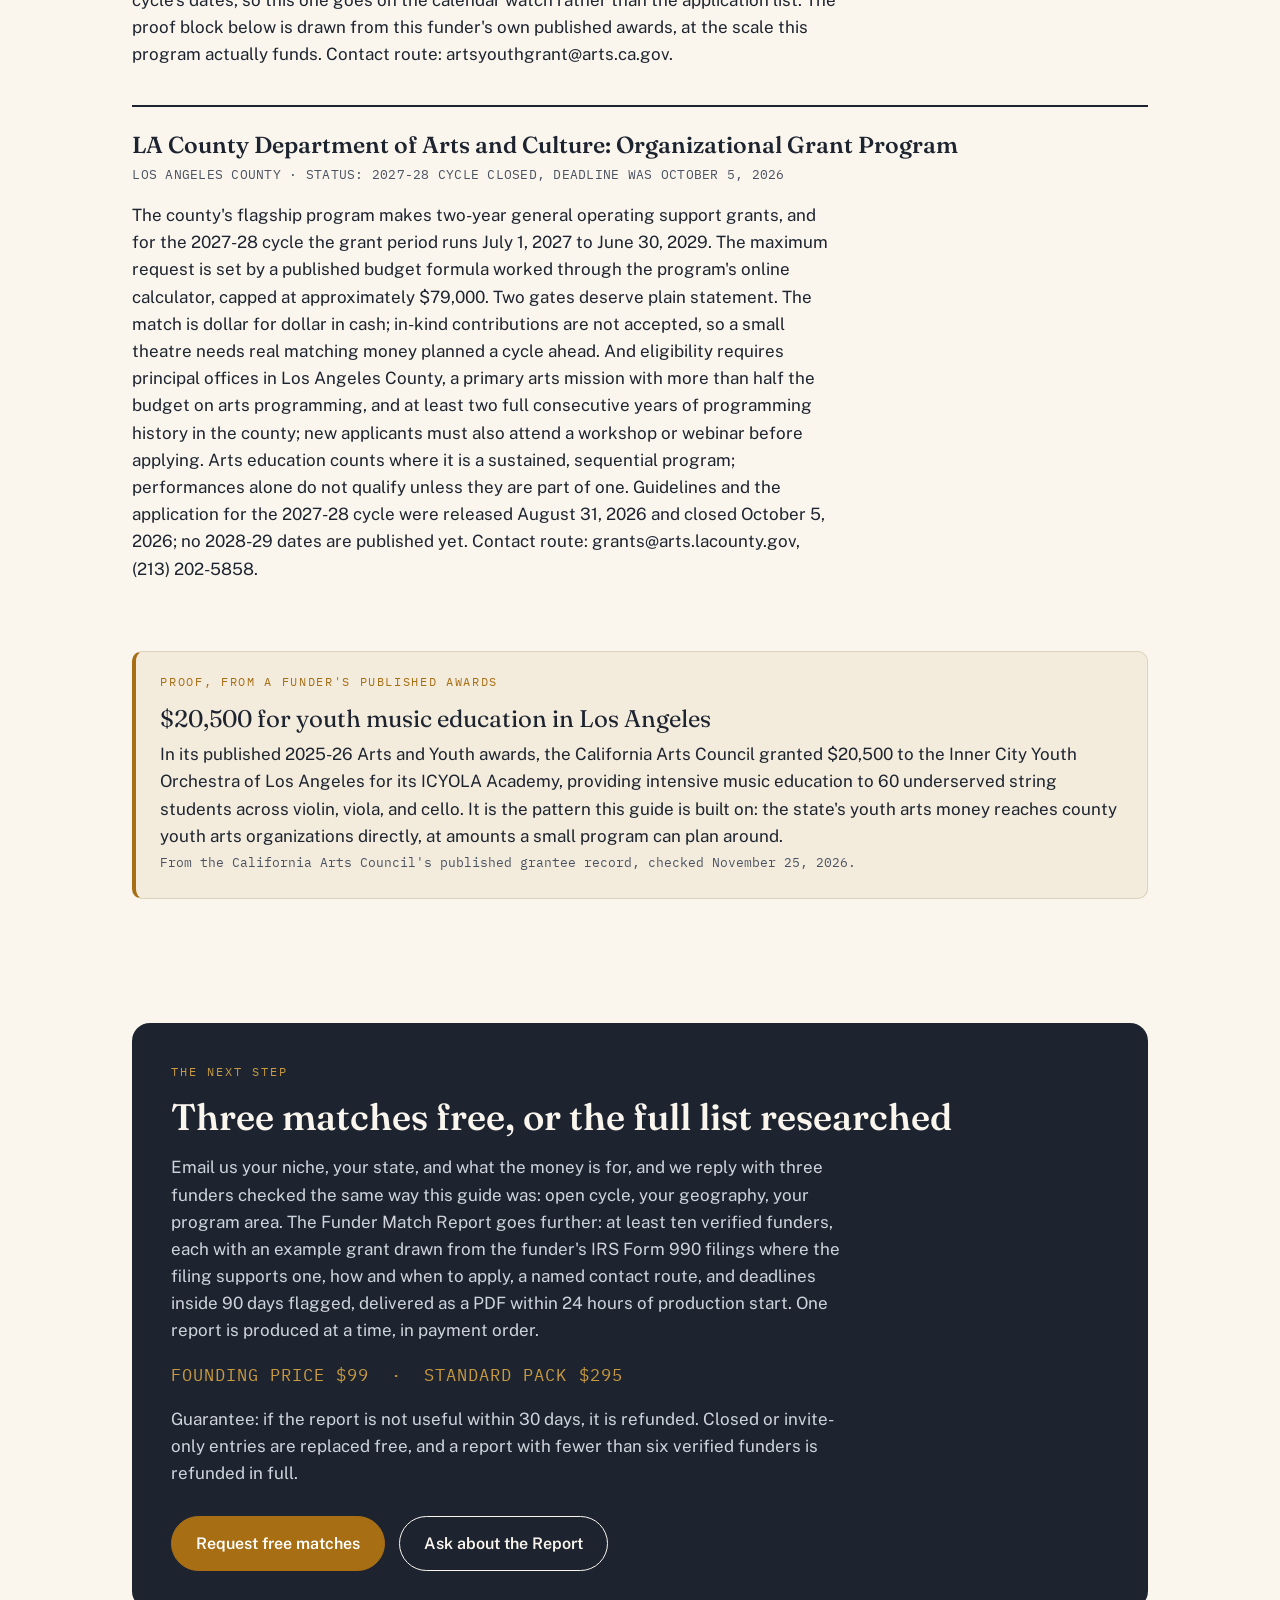
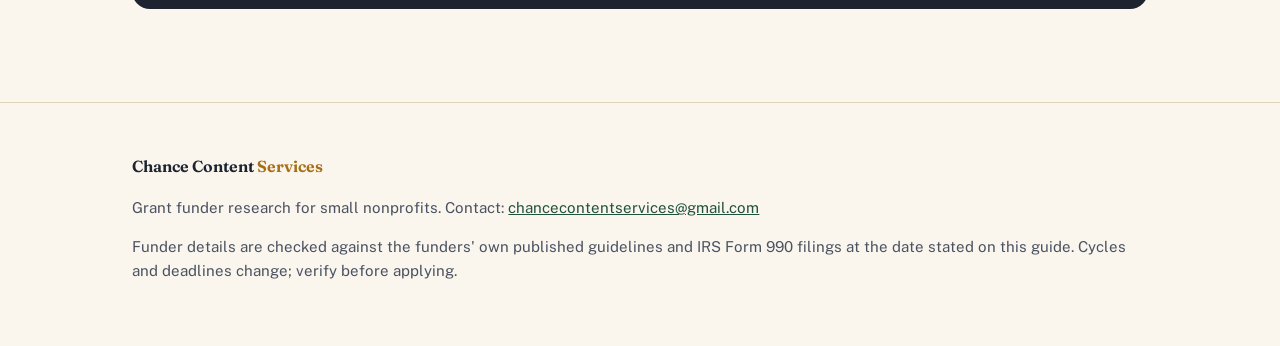
<file: youth-theatre-grants-california.html>
<!DOCTYPE html>
<html lang="en">
<head>
<meta charset="utf-8">
<meta name="viewport" content="width=device-width, initial-scale=1">
<title>Youth Theatre Grants in California | Chance Content Services</title>
<meta name="description" content="Three funders checked for youth theatre organizations in California: the Dwight Stuart Youth Fund, the California Arts Council, and LA County's Organizational Grant Program, with a real past grant from a funder's published awards. Free guide from Chance Content Services.">
<link rel="preconnect" href="https://fonts.googleapis.com">
<link href="https://fonts.googleapis.com/css2?family=Fraunces:opsz,wght@9..144,560;9..144,640&family=Public+Sans:wght@400;600&family=IBM+Plex+Mono:wght@400;600&display=swap" rel="stylesheet">
<link rel="stylesheet" href="assets/style.css">
</head>
<body>
<header class="site">
  <div class="wrap">
    <a class="brand" href="./">Chance Content <span>Services</span></a>
    <nav><a href="./#guides">Guides</a><a href="./#report">The Report</a><a href="./#free">Free matches</a></nav>
  </div>
</header>

<div class="hero">
  <div class="wrap">
    <p class="kicker">Free guide · California</p>
    <h1>Youth theatre grants in California</h1>
    <div class="rule"></div>
    <p class="lede">For youth theatre organizations in California, including the musical theatre programs run in Santa Clarita for students in grades 1 to 12. Three funders that fit that work, checked against their own published guidelines, plus one real past grant from a funder's published awards. Read the dates plainly: one of the three takes letters of intent all year, and the other two run annual cycles that are closed today, with lead times measured in months. For a youth theatre, the open door and the two calendars are both worth having now.</p>
    <p class="checked">Funders re-checked November 25, 2026</p>
    <div class="cta-row">
      <a class="btn primary" href="mailto:chancecontentservices@gmail.com?subject=Grant%20matches%3A%20Youth%20theatre%2C%20California">Get three free matches for your program</a>
    </div>
  </div>
</div>

<section>
  <div class="wrap">
    <p class="kicker">The three funders</p>
    <h2>Named, checked, and dated</h2>

    <div class="funder reveal">
      <h3>Dwight Stuart Youth Fund</h3>
      <p class="f-meta">LOS ANGELES COUNTY · STATUS: OPEN, LETTERS OF INTENT YEAR ROUND</p>
      <p>This is the open door on the page, and the closest mission fit: the fund supports projects serving Los Angeles County specifically, funding Direct Service programs that serve youth from underserved communities, and general operating support for organizations that work exclusively with youth. A youth theatre teaching underserved students is the shape of both. There is no deadline: letters of intent are accepted year round, reviewed in the order received, with a response inside about two to four weeks. The full approval process runs six to nine months and the board meets in February, June, and October, so a letter sent now is aimed at a 2027 decision. Unsolicited full proposals are not accepted; the letter of intent is the entry. Grant amounts are not published, and the fund's own published recipient lists do name Los Angeles County youth theatre among its grantees, including a Long Beach youth theatre company supported to provide theatre experiences for students. Contact route: DSYFInfo@dsyf.org.</p>
    </div>

    <div class="funder reveal">
      <h3>California Arts Council: Arts and Youth</h3>
      <p class="f-meta">STATEWIDE · STATUS: 2026 CYCLE CLOSED, NEXT CYCLE DATES NOT YET PUBLISHED</p>
      <p>The state's arts and youth grant requests up to $25,000 and requires no matching funds, which makes it the cleanest arithmetic of the three for a small theatre. Eligibility turns on place and history: a California principal place of business and a California address, and a minimum two-year history of consistent arts programming. Organizations with total revenues at or above $5 million are ineligible, and an organization cannot apply to both Arts and Youth and the council's Impact Projects program in the same cycle. The 2026 cycle opened March 17, 2026 with a deadline of May 12, 2026, for activity from October 1, 2026 to September 30, 2027; the council has not yet published the next cycle's dates, so this one goes on the calendar watch rather than the application list. The proof block below is drawn from this funder's own published awards, at the scale this program actually funds. Contact route: artsyouthgrant@arts.ca.gov.</p>
    </div>

    <div class="funder reveal">
      <h3>LA County Department of Arts and Culture: Organizational Grant Program</h3>
      <p class="f-meta">LOS ANGELES COUNTY · STATUS: 2027-28 CYCLE CLOSED, DEADLINE WAS OCTOBER 5, 2026</p>
      <p>The county's flagship program makes two-year general operating support grants, and for the 2027-28 cycle the grant period runs July 1, 2027 to June 30, 2029. The maximum request is set by a published budget formula worked through the program's online calculator, capped at approximately $79,000. Two gates deserve plain statement. The match is dollar for dollar in cash; in-kind contributions are not accepted, so a small theatre needs real matching money planned a cycle ahead. And eligibility requires principal offices in Los Angeles County, a primary arts mission with more than half the budget on arts programming, and at least two full consecutive years of programming history in the county; new applicants must also attend a workshop or webinar before applying. Arts education counts where it is a sustained, sequential program; performances alone do not qualify unless they are part of one. Guidelines and the application for the 2027-28 cycle were released August 31, 2026 and closed October 5, 2026; no 2028-29 dates are published yet. Contact route: grants@arts.lacounty.gov, (213) 202-5858.</p>
    </div>

    <div class="proof reveal">
      <p class="p-k">Proof, from a funder's published awards</p>
      <p class="p-amt">$20,500 for youth music education in Los Angeles</p>
      <p>In its published 2025-26 Arts and Youth awards, the California Arts Council granted $20,500 to the Inner City Youth Orchestra of Los Angeles for its ICYOLA Academy, providing intensive music education to 60 underserved string students across violin, viola, and cello. It is the pattern this guide is built on: the state's youth arts money reaches county youth arts organizations directly, at amounts a small program can plan around.</p>
      <p class="checked">From the California Arts Council's published grantee record, checked November 25, 2026.</p>
    </div>
  </div>
</section>

<section style="padding-top:0">
  <div class="wrap">
    <div class="offer reveal">
      <p class="kicker" style="color:var(--brass-soft)">The next step</p>
      <h2>Three matches free, or the full list researched</h2>
      <p>Email us your niche, your state, and what the money is for, and we reply with three funders checked the same way this guide was: open cycle, your geography, your program area. The Funder Match Report goes further: at least ten verified funders, each with an example grant drawn from the funder's IRS Form 990 filings where the filing supports one, how and when to apply, a named contact route, and deadlines inside 90 days flagged, delivered as a PDF within 24 hours of production start. One report is produced at a time, in payment order.</p>
      <p class="o-price">FOUNDING PRICE $99 &nbsp;·&nbsp; STANDARD PACK $295</p>
      <p>Guarantee: if the report is not useful within 30 days, it is refunded. Closed or invite-only entries are replaced free, and a report with fewer than six verified funders is refunded in full.</p>
      <div class="cta-row">
        <a class="btn primary" href="mailto:chancecontentservices@gmail.com?subject=Grant%20matches%3A%20Youth%20theatre%2C%20California">Request free matches</a>
        <a class="btn ghost" style="color:var(--paper);border-color:var(--paper)" href="mailto:chancecontentservices@gmail.com?subject=Funder%20Match%20Report%3A%20Youth%20theatre%2C%20California">Ask about the Report</a>
      </div>
    </div>
  </div>
</section>

<footer class="site">
  <div class="wrap">
    <p class="brand">Chance Content <span>Services</span></p>
    <p>Grant funder research for small nonprofits. Contact: <a href="mailto:chancecontentservices@gmail.com">chancecontentservices@gmail.com</a></p>
    <p>Funder details are checked against the funders' own published guidelines and IRS Form 990 filings at the date stated on this guide. Cycles and deadlines change; verify before applying.</p>
  </div>
</footer>
<script>
  var io = new IntersectionObserver(function(es){es.forEach(function(e){if(e.isIntersecting){e.target.classList.add('shown');io.unobserve(e.target);}})},{threshold:.12});
  document.querySelectorAll('.reveal').forEach(function(el){io.observe(el)});
</script>
</body>
</html>
</file>
<file: assets/style.css>
/* Chance Content Services — grants guides
   Editorial paper system: warm paper, deep ink, one brass accent.
   Display: Fraunces (serif, characterful). Body: Public Sans. Mono: IBM Plex Mono for figures. */
:root{
  --paper:#faf6ee; --paper-2:#f3ecdd; --ink:#1d2430; --ink-soft:#4a5261;
  --brass:#a86e14; --brass-soft:#c99a3f; --line:#ddd2ba; --card:#fffdf8;
  --green:#20513c;
  --serif:"Fraunces", Georgia, serif; --sans:"Public Sans", system-ui, sans-serif; --mono:"IBM Plex Mono", ui-monospace, monospace;
}
*{box-sizing:border-box}
html{scroll-behavior:smooth}
body{margin:0;background:var(--paper);color:var(--ink);font-family:var(--sans);font-size:17px;line-height:1.6}
.wrap{max-width:1060px;margin:0 auto;padding:0 1.4rem}
a{color:var(--green)}
.kicker{font-family:var(--mono);font-size:.78rem;letter-spacing:.16em;text-transform:uppercase;color:var(--brass);margin:0 0 .9rem}
h1,h2,h3{font-family:var(--serif);font-weight:560;line-height:1.12;margin:0}
h1{font-size:clamp(2.3rem,5.2vw,3.6rem);letter-spacing:-.01em}
h2{font-size:clamp(1.6rem,3.4vw,2.3rem)}
h3{font-size:1.25rem}
.lede{font-size:1.16rem;color:var(--ink-soft);max-width:38rem}
header.site{border-bottom:1px solid var(--line);background:var(--paper)}
header.site .wrap{display:flex;justify-content:space-between;align-items:center;padding-top:1rem;padding-bottom:1rem}
.brand{font-family:var(--serif);font-size:1.15rem;font-weight:640;color:var(--ink);text-decoration:none}
.brand span{color:var(--brass)}
header.site nav a{color:var(--ink-soft);text-decoration:none;font-size:.95rem;margin-left:1.4rem}
header.site nav a:hover{color:var(--ink)}
.hero{padding:4.2rem 0 3rem;border-bottom:1px solid var(--line);
  background:radial-gradient(60rem 22rem at 85% -6rem, #f0e3c2 0%, transparent 60%), var(--paper)}
.hero .rule{width:3.4rem;height:3px;background:var(--brass);margin:1.4rem 0}
.cta-row{display:flex;gap:.9rem;flex-wrap:wrap;margin-top:1.8rem}
.btn{display:inline-block;padding:.85rem 1.5rem;border-radius:999px;text-decoration:none;font-weight:600;font-size:1rem;border:1px solid var(--ink)}
.btn.primary{background:var(--ink);color:var(--paper)}
.btn.primary:hover{background:var(--green);border-color:var(--green)}
.btn.ghost{color:var(--ink);background:transparent}
.btn.ghost:hover{border-color:var(--brass);color:var(--brass)}
section{padding:3.2rem 0}
.guides{display:grid;grid-template-columns:repeat(auto-fit,minmax(300px,1fr));gap:1.2rem;margin-top:1.8rem}
.guide{background:var(--card);border:1px solid var(--line);border-radius:14px;padding:1.5rem 1.5rem 1.3rem;text-decoration:none;color:var(--ink);display:block;transition:transform .25s ease, box-shadow .25s ease}
.guide:hover{transform:translateY(-3px);box-shadow:0 14px 30px -18px rgba(29,36,48,.35)}
.guide .g-k{font-family:var(--mono);font-size:.72rem;letter-spacing:.14em;text-transform:uppercase;color:var(--brass)}
.guide h3{margin:.5rem 0 .4rem}
.guide p{margin:0;color:var(--ink-soft);font-size:.97rem}
.guide .g-go{margin-top:.9rem;font-weight:600;color:var(--green);font-size:.95rem}
.funder{border-top:2px solid var(--ink);padding:1.6rem 0 1.2rem}
.funder h3{font-size:1.45rem}
.funder .f-meta{font-family:var(--mono);font-size:.8rem;color:var(--ink-soft);margin:.4rem 0 .8rem;letter-spacing:.02em}
.funder p{max-width:44rem}
.proof{background:var(--paper-2);border:1px solid var(--line);border-left:4px solid var(--brass);border-radius:10px;padding:1.3rem 1.5rem;margin:2rem 0}
.proof .p-k{font-family:var(--mono);font-size:.74rem;letter-spacing:.14em;text-transform:uppercase;color:var(--brass);margin:0 0 .5rem}
.proof p{margin:.2rem 0}
.proof .p-amt{font-family:var(--serif);font-size:1.5rem}
.offer{background:var(--ink);color:var(--paper);border-radius:18px;padding:2.4rem;margin:2.6rem 0}
.offer h2{color:var(--paper)}
.offer p{color:#cfd4dc;max-width:42rem}
.offer .btn.primary{background:var(--brass);border-color:var(--brass);color:#fff}
.offer .btn.primary:hover{background:var(--brass-soft)}
.offer .o-price{font-family:var(--mono);color:var(--brass-soft);letter-spacing:.06em}
.checked{font-family:var(--mono);font-size:.8rem;color:var(--ink-soft)}
footer.site{border-top:1px solid var(--line);padding:2.2rem 0 3rem;color:var(--ink-soft);font-size:.94rem}
footer.site .brand{font-size:1rem}
.reveal{opacity:0;transform:translateY(18px);transition:opacity .7s ease, transform .7s ease}
.reveal.shown{opacity:1;transform:none}
@media (prefers-reduced-motion: reduce){.reveal{opacity:1;transform:none;transition:none} html{scroll-behavior:auto}}
</file>
